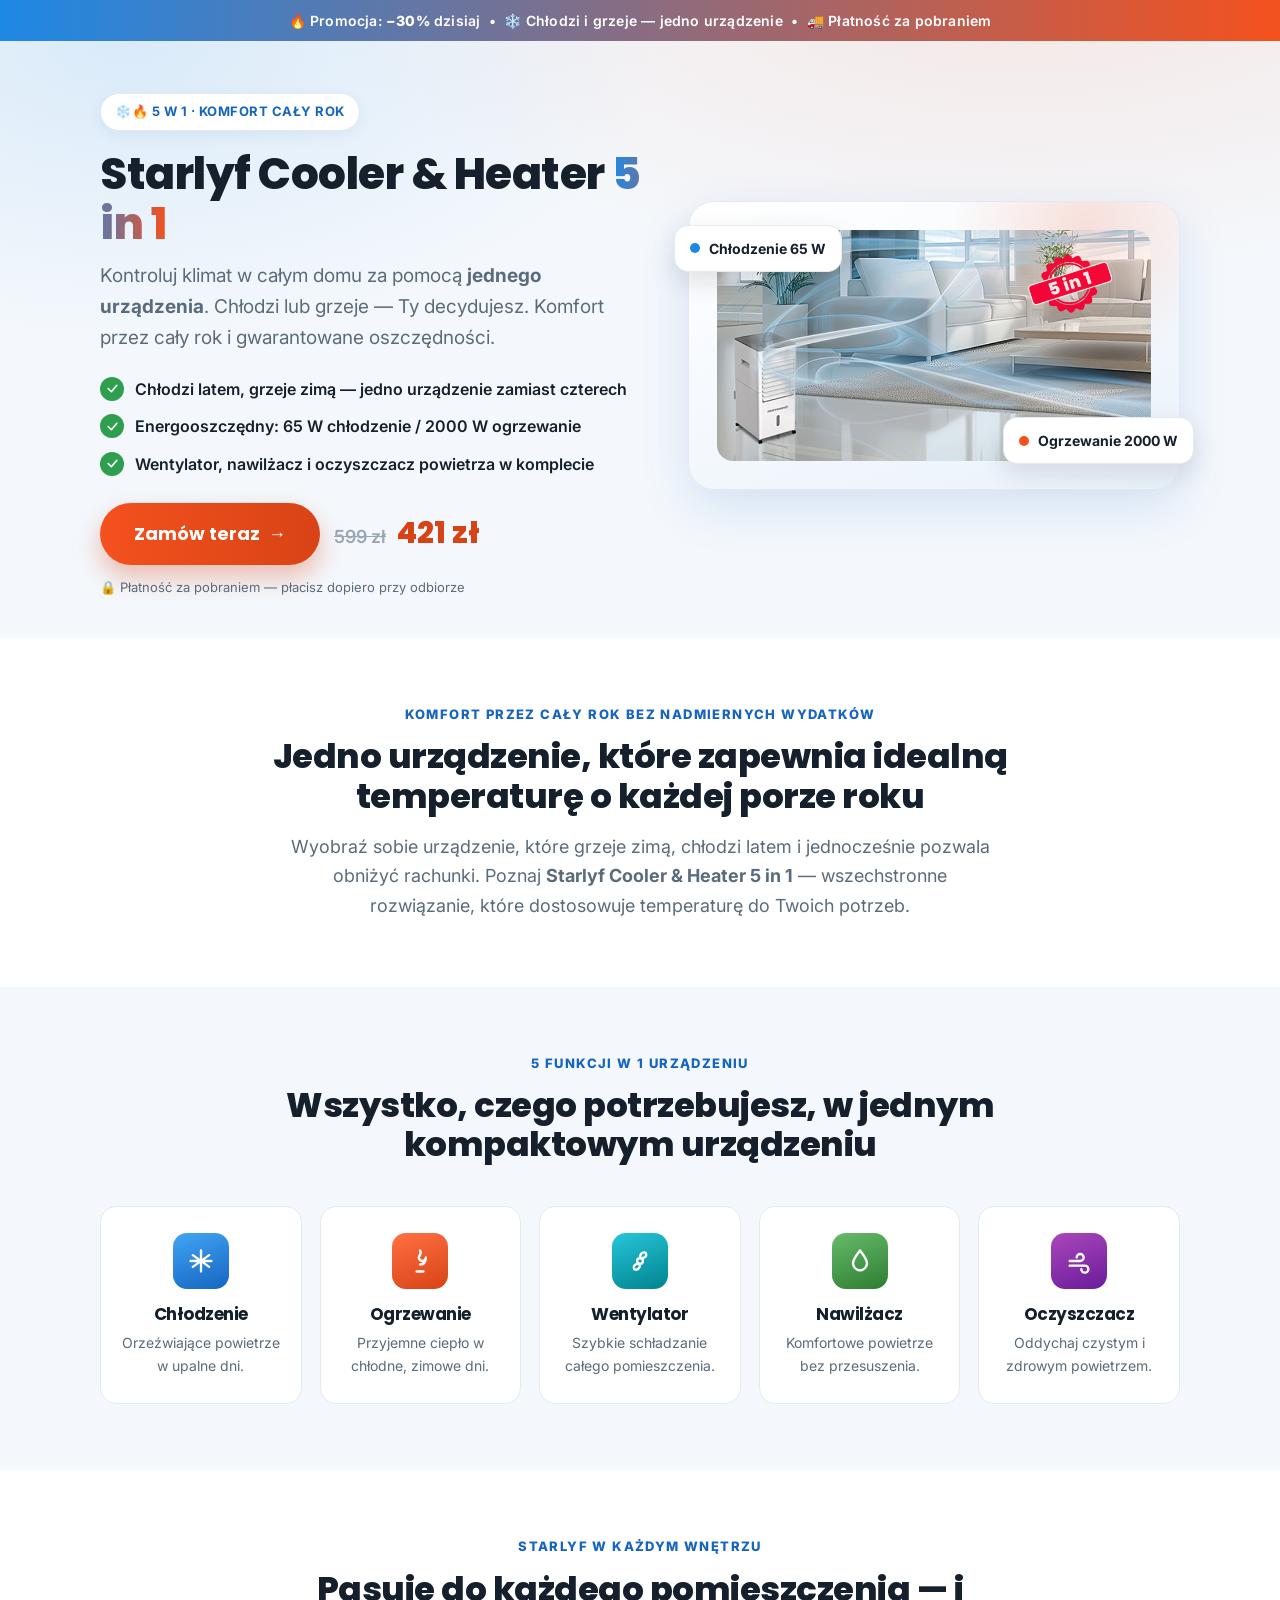
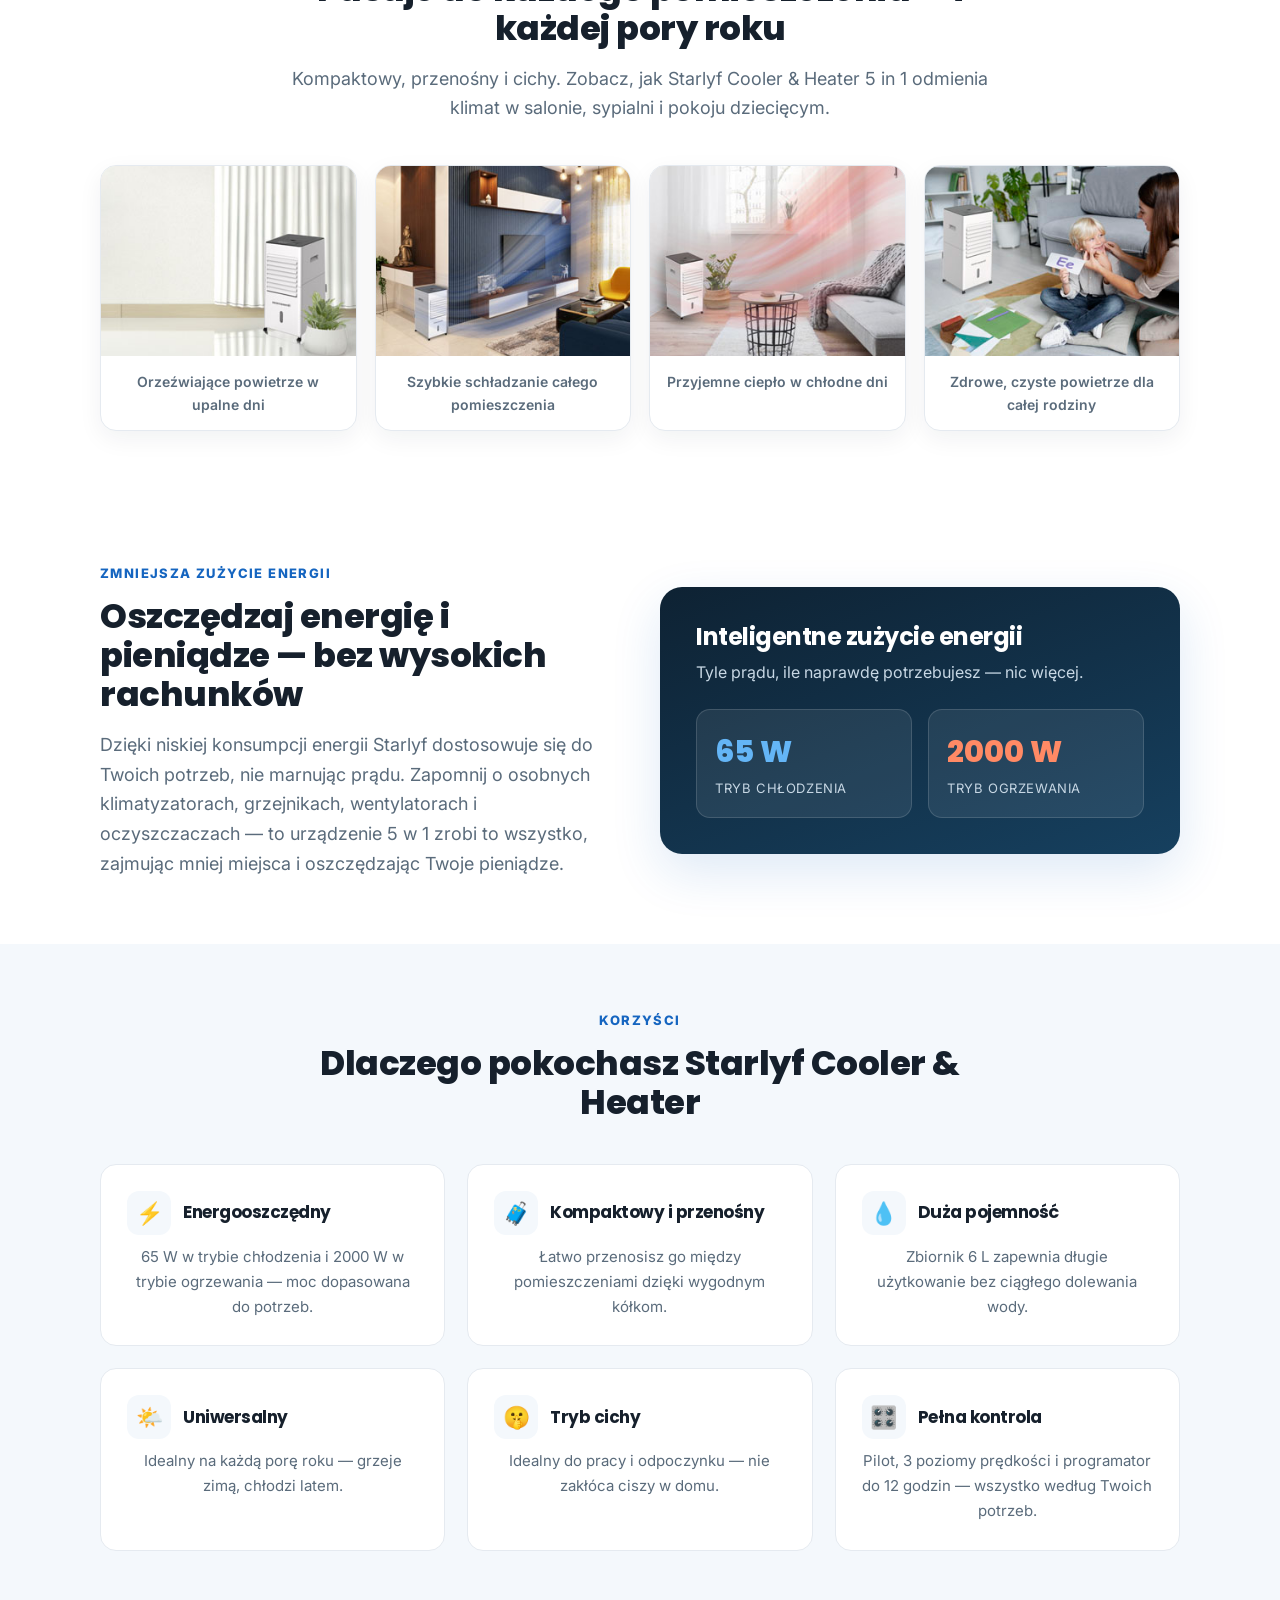
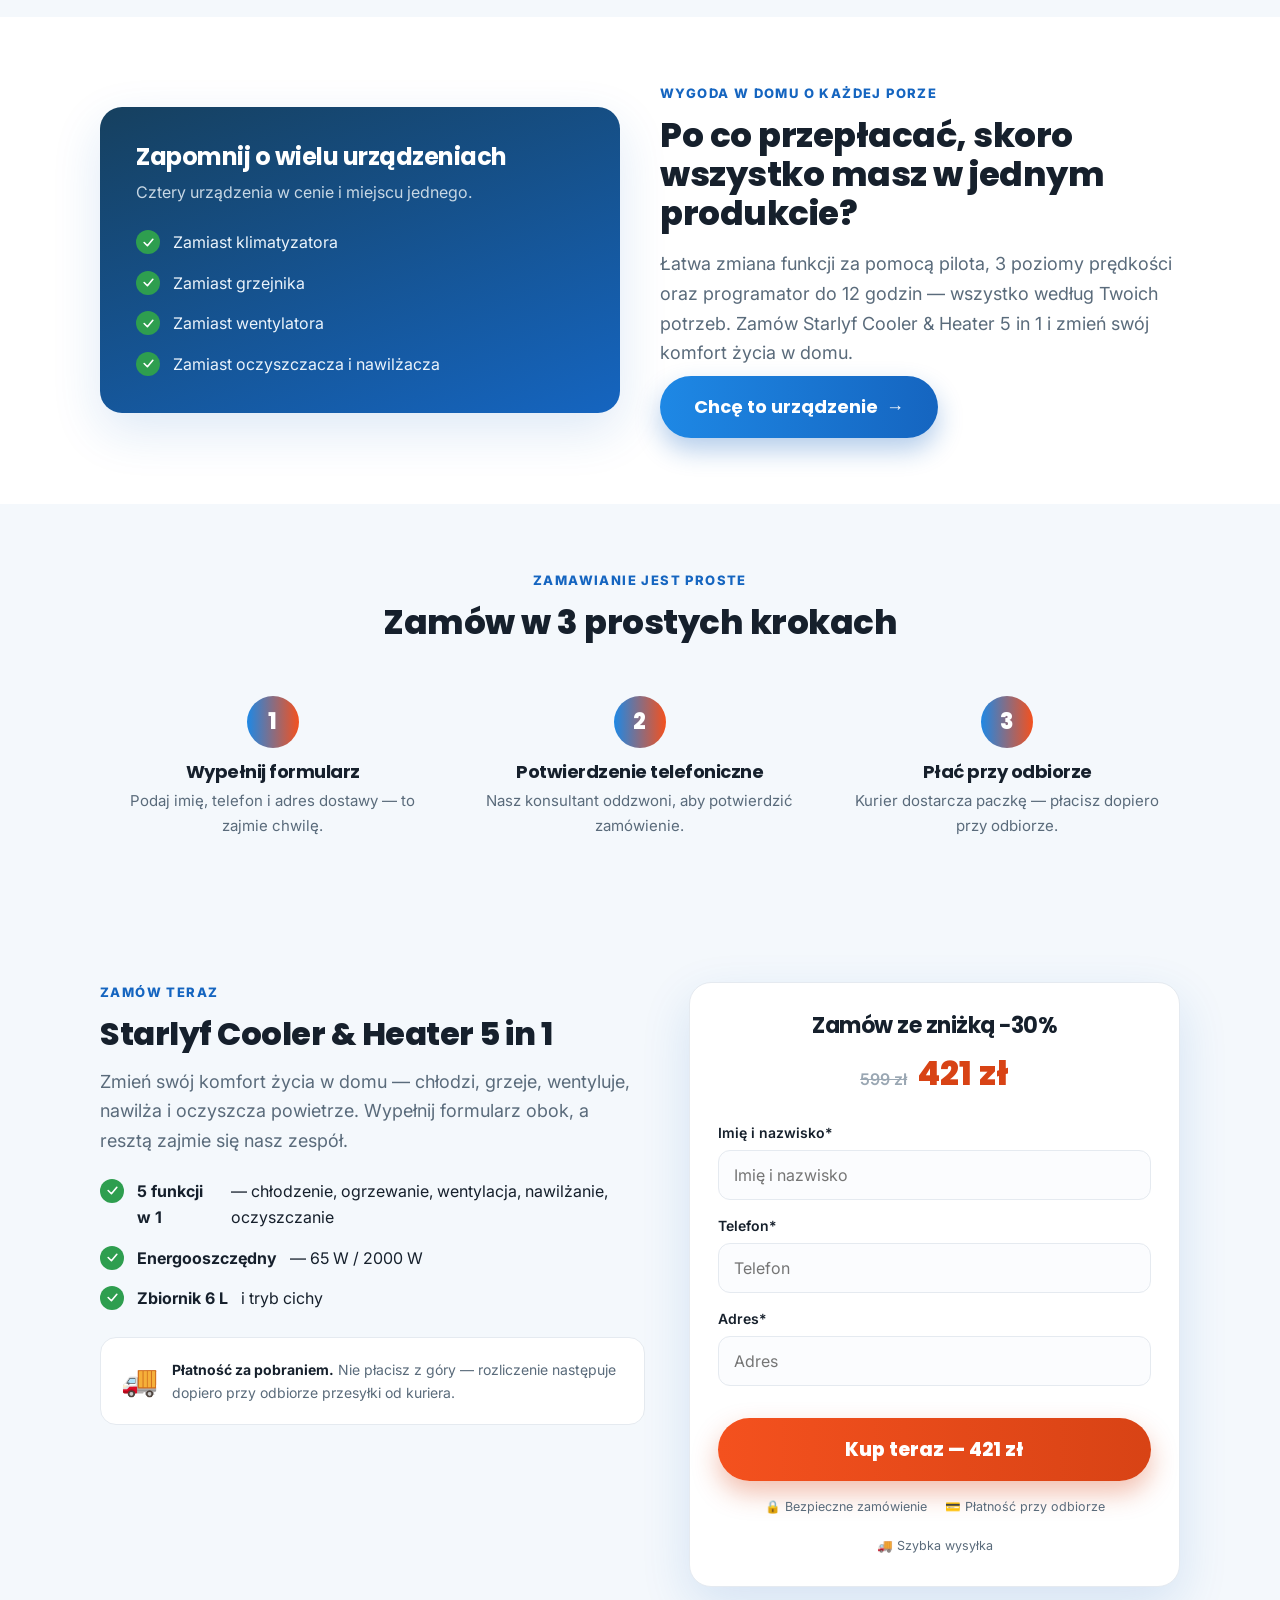
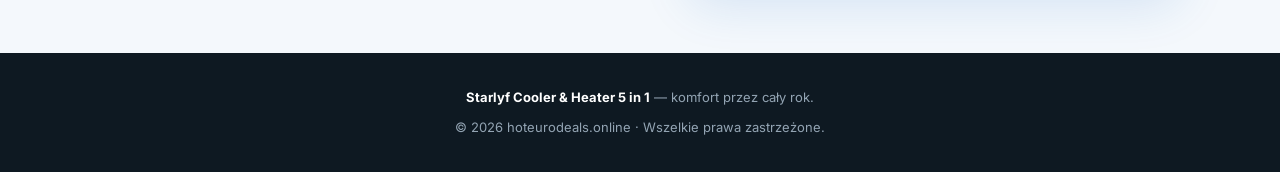
<file: starlyf-cooler_pl/index.html>
<!doctype html>
<html lang="pl">
<head>

   <!-- Google tag (gtag.js) -->
        <script async src="https://www.googletagmanager.com/gtag/js?id=AW-18339059189"></script>
        <script>
            window.dataLayer = window.dataLayer || [];
            function gtag(){dataLayer.push(arguments);}
            gtag('js', new Date());

            gtag('config', 'AW-18339059189');
        </script>

<meta charset="UTF-8" />
<meta name="viewport" content="width=device-width, initial-scale=1, minimum-scale=1" />
<title>Starlyf Cooler &amp; Heater 5 in 1 — Kontroluj klimat w całym domu</title>
<meta name="description" content="Starlyf Cooler & Heater 5 in 1 — chłodzi, grzeje, wentyluje, nawilża i oczyszcza powietrze. Komfort przez cały rok i niższe rachunki. Płatność za pobraniem." />
<link rel="preconnect" href="https://fonts.googleapis.com">
<link rel="preconnect" href="https://fonts.gstatic.com" crossorigin>
<link href="https://fonts.googleapis.com/css2?family=Poppins:wght@400;500;600;700;800&family=Inter:wght@400;500;600;700&display=swap" rel="stylesheet">
<style>
  :root{
    --cool:#1e88e5;
    --cool-dark:#1565c0;
    --warm:#f4511e;
    --warm-dark:#d84315;
    --ink:#16202c;
    --muted:#5a6b7b;
    --line:#e5eaf0;
    --bg-soft:#f4f8fc;
    --green:#2e9e4f;
    --radius:16px;
    --shadow:0 18px 50px rgba(21,101,192,.14);
  }
  *{margin:0;padding:0;box-sizing:border-box}
  html{scroll-behavior:smooth}
  body{
    font-family:"Inter",-apple-system,BlinkMacSystemFont,"Segoe UI",Roboto,Arial,sans-serif;
    color:var(--ink);background:#fff;line-height:1.65;-webkit-font-smoothing:antialiased;
  }
  h1,h2,h3,.h{font-family:"Poppins",Inter,sans-serif;line-height:1.15;letter-spacing:-.5px}
  img{max-width:100%;display:block}
  .wrap{max-width:1120px;margin:0 auto;padding:0 20px}
  .center{text-align:center}

  /* ---------- top bar ---------- */
  .topbar{
    background:linear-gradient(90deg,var(--cool),var(--warm));
    color:#fff;text-align:center;font-size:14px;font-weight:600;
    padding:9px 16px;letter-spacing:.2px;
  }
  .topbar b{font-weight:800}

  /* ---------- hero ---------- */
  .hero{
    background:
      radial-gradient(1200px 500px at 80% -10%, rgba(244,81,30,.10), transparent 60%),
      radial-gradient(900px 500px at 10% 0%, rgba(30,136,229,.12), transparent 60%),
      var(--bg-soft);
    padding:52px 0 40px;
  }
  .hero-grid{display:grid;grid-template-columns:1.05fr .95fr;gap:44px;align-items:center}
  .badge{
    display:inline-flex;align-items:center;gap:8px;background:#fff;border:1px solid var(--line);
    color:var(--cool-dark);font-weight:700;font-size:13px;padding:7px 14px;border-radius:999px;
    box-shadow:0 4px 14px rgba(21,101,192,.08);text-transform:uppercase;letter-spacing:.5px;
  }
  .hero h1{font-size:44px;font-weight:800;margin:18px 0 10px}
  .hero h1 .grad{
    background:linear-gradient(90deg,var(--cool),var(--warm));
    -webkit-background-clip:text;background-clip:text;-webkit-text-fill-color:transparent;
  }
  .hero .sub{font-size:19px;color:var(--muted);margin-bottom:22px;max-width:560px}
  .hero-usps{list-style:none;display:grid;gap:11px;margin-bottom:26px}
  .hero-usps li{display:flex;gap:11px;align-items:flex-start;font-weight:600;font-size:16px}
  .tick{
    flex:0 0 24px;width:24px;height:24px;border-radius:50%;background:var(--green);
    display:flex;align-items:center;justify-content:center;margin-top:1px;
  }
  .tick svg{width:13px;height:13px;stroke:#fff;stroke-width:3;fill:none;stroke-linecap:round;stroke-linejoin:round}

  .hero-cta{display:flex;flex-wrap:wrap;gap:14px;align-items:center}
  .price-tag{display:flex;align-items:baseline;gap:10px}
  .price-tag .old{color:#9aa7b3;text-decoration:line-through;font-size:18px;font-weight:600}
  .price-tag .now{font-family:"Poppins";font-size:30px;font-weight:800;color:var(--warm-dark)}

  .btn{
    display:inline-flex;align-items:center;justify-content:center;gap:9px;cursor:pointer;
    font-family:"Poppins";font-weight:700;font-size:18px;color:#fff;text-decoration:none;
    background:linear-gradient(90deg,var(--warm),var(--warm-dark));
    border:none;border-radius:999px;padding:16px 34px;
    box-shadow:0 12px 26px rgba(216,67,21,.34);transition:transform .12s ease,box-shadow .12s ease;
  }
  .btn:hover{transform:translateY(-2px);box-shadow:0 16px 32px rgba(216,67,21,.42)}
  .btn.blue{background:linear-gradient(90deg,var(--cool),var(--cool-dark));box-shadow:0 12px 26px rgba(21,101,192,.32)}
  .btn.blue:hover{box-shadow:0 16px 32px rgba(21,101,192,.4)}
  .pay-note{font-size:13px;color:var(--muted);margin-top:12px;display:flex;align-items:center;gap:7px}

  /* ---------- product visual ---------- */
  .hero-visual{position:relative}
  .device{
    background:linear-gradient(160deg,#ffffff,#eaf2fb);
    border:1px solid var(--line);border-radius:26px;box-shadow:var(--shadow);
    padding:28px;position:relative;overflow:hidden;
  }
  .device::before{
    content:"";position:absolute;inset:-40% -10% auto auto;width:280px;height:280px;
    background:radial-gradient(circle,rgba(244,81,30,.16),transparent 70%);
  }
  .device img{border-radius:16px;margin:0 auto}
  .device .ph{
    aspect-ratio:1/1.04;border-radius:16px;background:
      repeating-linear-gradient(135deg,#f0f5fb,#f0f5fb 18px,#e8f0f9 18px,#e8f0f9 36px);
    display:flex;flex-direction:column;align-items:center;justify-content:center;gap:14px;color:var(--cool-dark);
  }
  .device .ph .big{font-family:"Poppins";font-weight:800;font-size:22px}
  .device .ph small{color:var(--muted);font-weight:500}
  .float-chip{
    position:absolute;background:#fff;border:1px solid var(--line);border-radius:14px;
    box-shadow:0 10px 26px rgba(20,32,44,.12);padding:11px 15px;font-weight:700;font-size:14px;
    display:flex;align-items:center;gap:9px;
  }
  .float-chip.one{top:24px;left:-14px}
  .float-chip.two{bottom:26px;right:-14px}
  .float-chip .dot{width:10px;height:10px;border-radius:50%}
  .dot.blue{background:var(--cool)} .dot.orange{background:var(--warm)}

  /* ---------- section shells ---------- */
  section{padding:66px 0}
  .eyebrow{color:var(--cool-dark);font-weight:800;text-transform:uppercase;letter-spacing:1.4px;font-size:13px;margin-bottom:12px}
  h2.title{font-size:34px;font-weight:800;max-width:760px;margin:0 auto}
  .center h2.title{margin:0 auto}
  .lead{color:var(--muted);font-size:18px;max-width:720px;margin:16px auto 0}
  .soft{background:var(--bg-soft)}

  /* ---------- 5-in-1 feature cards ---------- */
  .feat-grid{display:grid;grid-template-columns:repeat(5,1fr);gap:18px;margin-top:42px}
  .feat{
    background:#fff;border:1px solid var(--line);border-radius:var(--radius);padding:26px 20px;
    text-align:center;transition:transform .14s ease,box-shadow .14s ease;
  }
  .feat:hover{transform:translateY(-4px);box-shadow:var(--shadow)}
  .feat .ic{
    width:56px;height:56px;margin:0 auto 16px;border-radius:14px;display:flex;align-items:center;justify-content:center;
  }
  .feat .ic svg{width:28px;height:28px;stroke:#fff;fill:none;stroke-width:2;stroke-linecap:round;stroke-linejoin:round}
  .feat h3{font-size:17px;margin-bottom:6px}
  .feat p{font-size:14px;color:var(--muted)}
  .ic.b1{background:linear-gradient(160deg,#42a5f5,#1565c0)}
  .ic.b2{background:linear-gradient(160deg,#ff7043,#d84315)}
  .ic.b3{background:linear-gradient(160deg,#26c6da,#00838f)}
  .ic.b4{background:linear-gradient(160deg,#66bb6a,#2e7d32)}
  .ic.b5{background:linear-gradient(160deg,#ab47bc,#6a1b9a)}

  /* ---------- benefits ---------- */
  .ben-grid{display:grid;grid-template-columns:repeat(3,1fr);gap:22px;margin-top:42px}
  .ben{background:#fff;border:1px solid var(--line);border-radius:var(--radius);padding:26px}
  .ben .head{display:flex;align-items:center;gap:12px;margin-bottom:10px}
  .ben .em{
    width:44px;height:44px;border-radius:12px;background:var(--bg-soft);color:var(--cool-dark);
    display:flex;align-items:center;justify-content:center;font-size:22px;flex:0 0 44px;
  }
  .ben h3{font-size:17px}
  .ben p{font-size:15px;color:var(--muted)}

  /* ---------- lifestyle gallery ---------- */
  .gallery{display:grid;grid-template-columns:repeat(4,1fr);gap:18px;margin-top:42px}
  .gal{margin:0;background:#fff;border:1px solid var(--line);border-radius:var(--radius);overflow:hidden;
    box-shadow:0 8px 24px rgba(20,32,44,.06);transition:transform .14s ease,box-shadow .14s ease}
  .gal:hover{transform:translateY(-4px);box-shadow:var(--shadow)}
  .gal img{width:100%;height:190px;object-fit:cover;display:block}
  .gal figcaption{padding:14px 16px;font-size:14px;font-weight:600;color:var(--muted)}
  .gal.ph img{display:none}
  .gal.ph{min-height:190px;background:
    repeating-linear-gradient(135deg,#f0f5fb,#f0f5fb 18px,#e8f0f9 18px,#e8f0f9 36px)}

  /* ---------- specs / savings split ---------- */
  .split{display:grid;grid-template-columns:1fr 1fr;gap:40px;align-items:center}
  .savecard{
    background:linear-gradient(160deg,#0e2233,#16405f);color:#fff;border-radius:22px;padding:36px;
    box-shadow:var(--shadow);
  }
  .savecard h3{font-size:24px;margin-bottom:8px}
  .savecard p{color:#c7d7e4;margin-bottom:24px}
  .power{display:grid;grid-template-columns:1fr 1fr;gap:16px}
  .power .p{background:rgba(255,255,255,.08);border:1px solid rgba(255,255,255,.14);border-radius:14px;padding:18px}
  .power .p .n{font-family:"Poppins";font-weight:800;font-size:30px}
  .power .p.cool .n{color:#64b5f6} .power .p.warm .n{color:#ff8a65}
  .power .p .l{font-size:13px;color:#c7d7e4;text-transform:uppercase;letter-spacing:.6px}
  .check-list{list-style:none;display:grid;gap:14px}
  .check-list li{display:flex;gap:13px;align-items:flex-start;font-size:16px}
  .check-list b{color:var(--ink)}
  .check-list .tick{background:var(--green)}

  /* ---------- steps ---------- */
  .steps{display:grid;grid-template-columns:repeat(3,1fr);gap:22px;margin-top:42px}
  .step{text-align:center;padding:12px}
  .step .num{
    width:52px;height:52px;margin:0 auto 14px;border-radius:50%;
    background:linear-gradient(90deg,var(--cool),var(--warm));color:#fff;
    font-family:"Poppins";font-weight:800;font-size:22px;display:flex;align-items:center;justify-content:center;
  }
  .step h3{font-size:18px;margin-bottom:6px}
  .step p{color:var(--muted);font-size:15px}

  /* ---------- order section ---------- */
  .order{background:var(--bg-soft)}
  .order-grid{display:grid;grid-template-columns:1fr .9fr;gap:44px;align-items:start}
  .order-copy h2{font-size:32px;font-weight:800;margin-bottom:14px}
  .order-copy .lead{margin:0 0 22px}
  .order-copy .check-list{margin-bottom:26px}
  .guarantee{
    display:flex;gap:14px;align-items:center;background:#fff;border:1px solid var(--line);
    border-radius:var(--radius);padding:18px 20px;
  }
  .guarantee .em{font-size:30px}
  .guarantee p{font-size:14px;color:var(--muted)}
  .guarantee b{color:var(--ink)}

  /* ---------- form ---------- */
  .form-card{
    background:#fff;border:1px solid var(--line);border-radius:22px;box-shadow:var(--shadow);
    padding:30px 28px;position:relative;
  }
  .form-card .fh{text-align:center;margin-bottom:20px}
  .form-card .fh .price{display:flex;align-items:baseline;justify-content:center;gap:10px;margin-top:6px}
  .form-card .fh .price .old{color:#9aa7b3;text-decoration:line-through;font-weight:600}
  .form-card .fh .price .now{font-family:"Poppins";font-size:34px;font-weight:800;color:var(--warm-dark)}
  .form-card .fh h3{font-size:22px}
  .tm-order-form label{display:block;font-weight:600;font-size:14px;margin:14px 0 6px;color:var(--ink)}
  .tm-order-form input[type=text],
  .tm-order-form input[type=tel]{
    width:100%;border:1.5px solid var(--line);border-radius:12px;padding:14px 15px;font-size:16px;
    font-family:inherit;background:#fbfcfe;transition:border-color .12s ease,box-shadow .12s ease;
  }
  .tm-order-form input:focus{outline:none;border-color:var(--cool);box-shadow:0 0 0 4px rgba(30,136,229,.12)}
  .tm-order-form button[type=submit]{
    width:100%;margin-top:22px;cursor:pointer;font-family:"Poppins";font-weight:800;font-size:19px;color:#fff;
    background:linear-gradient(90deg,var(--warm),var(--warm-dark));border:none;border-radius:999px;padding:17px 20px;
    box-shadow:0 12px 26px rgba(216,67,21,.34);transition:transform .12s ease,box-shadow .12s ease;
  }
  .tm-order-form button[type=submit]:hover{transform:translateY(-2px);box-shadow:0 16px 32px rgba(216,67,21,.42)}
  .form-foot{display:flex;justify-content:center;gap:18px;margin-top:16px;color:var(--muted);font-size:12.5px;flex-wrap:wrap}
  .form-foot span{display:flex;align-items:center;gap:6px}

  /* ---------- footer ---------- */
  footer{background:#0e1922;color:#93a4b3;padding:34px 0;font-size:13px;text-align:center}
  footer b{color:#fff}

  /* ---------- sticky mobile CTA ---------- */
  .sticky-cta{
    display:none;position:fixed;left:0;right:0;bottom:0;z-index:50;background:#fff;
    border-top:1px solid var(--line);box-shadow:0 -6px 20px rgba(20,32,44,.1);padding:10px 14px;
    align-items:center;gap:12px;justify-content:space-between;
  }
  .sticky-cta .p{display:flex;flex-direction:column;line-height:1.15}
  .sticky-cta .p .now{font-family:"Poppins";font-weight:800;font-size:20px;color:var(--warm-dark)}
  .sticky-cta .p .old{font-size:12px;color:#9aa7b3;text-decoration:line-through}
  .sticky-cta .btn{padding:13px 26px;font-size:16px}

  /* ---------- responsive ---------- */
  @media(max-width:960px){
    .hero-grid{grid-template-columns:1fr;gap:32px}
    .order-grid{grid-template-columns:1fr;gap:32px}
    .split{grid-template-columns:1fr;gap:28px}
    .feat-grid{grid-template-columns:repeat(2,1fr)}
    .ben-grid{grid-template-columns:1fr}
    .steps{grid-template-columns:1fr}
    .gallery{grid-template-columns:repeat(2,1fr)}
  }
  @media(max-width:600px){
    section{padding:48px 0}
    .hero{padding:34px 0 30px}
    .hero h1{font-size:32px}
    .hero .sub{font-size:17px}
    h2.title,.order-copy h2{font-size:26px}
    .feat-grid{grid-template-columns:1fr}
    .power{grid-template-columns:1fr}
    .sticky-cta{display:flex}
    body{padding-bottom:74px}
    .float-chip.one{left:8px} .float-chip.two{right:8px}
    .gallery{grid-template-columns:1fr}
  }
</style>
</head>
<body>

  <div class="topbar">🔥 Promocja: <b>−30%</b> dzisiaj &nbsp;•&nbsp; ❄️ Chłodzi i grzeje — jedno urządzenie &nbsp;•&nbsp; 🚚 Płatność za pobraniem</div>

  <!-- ============ HERO ============ -->
  <header class="hero">
    <div class="wrap hero-grid">
      <div class="hero-copy">
        <span class="badge">❄️🔥 5 w 1 · komfort cały rok</span>
        <h1>Starlyf Cooler &amp; Heater <span class="grad">5 in 1</span></h1>
        <p class="sub">Kontroluj klimat w całym domu za pomocą <b>jednego urządzenia</b>. Chłodzi lub grzeje — Ty decydujesz. Komfort przez cały rok i gwarantowane oszczędności.</p>

        <ul class="hero-usps">
          <li><span class="tick"><svg viewBox="0 0 24 24"><polyline points="4,12 10,18 20,6"/></svg></span> Chłodzi latem, grzeje zimą — jedno urządzenie zamiast czterech</li>
          <li><span class="tick"><svg viewBox="0 0 24 24"><polyline points="4,12 10,18 20,6"/></svg></span> Energooszczędny: 65 W chłodzenie / 2000 W ogrzewanie</li>
          <li><span class="tick"><svg viewBox="0 0 24 24"><polyline points="4,12 10,18 20,6"/></svg></span> Wentylator, nawilżacz i oczyszczacz powietrza w komplecie</li>
        </ul>

        <div class="hero-cta">
          <a href="#zamow" class="btn">Zamów teraz &nbsp;→</a>
          <div class="price-tag">
            <span class="old">599 zł</span>
            <span class="now">421 zł</span>
          </div>
        </div>
        <p class="pay-note">🔒 Płatność za pobraniem — płacisz dopiero przy odbiorze</p>
      </div>

      <div class="hero-visual">
        <div class="device">
          <img src="images/6891a20f7d6c0.png" alt="Starlyf Cooler & Heater 5 in 1 w salonie"
               onerror="this.style.display='none';this.nextElementSibling.style.display='flex';">
          <div class="ph" style="display:none">
            <span class="big">Starlyf Cooler &amp; Heater</span>
            <small>Starlyf Cooler &amp; Heater 5 in 1</small>
          </div>
        </div>
        <div class="float-chip one"><span class="dot blue"></span> Chłodzenie 65 W</div>
        <div class="float-chip two"><span class="dot orange"></span> Ogrzewanie 2000 W</div>
      </div>
    </div>
  </header>

  <!-- ============ INTRO ============ -->
  <section class="center">
    <div class="wrap">
      <div class="eyebrow">Komfort przez cały rok bez nadmiernych wydatków</div>
      <h2 class="title">Jedno urządzenie, które zapewnia idealną temperaturę o każdej porze roku</h2>
      <p class="lead">Wyobraź sobie urządzenie, które grzeje zimą, chłodzi latem i jednocześnie pozwala obniżyć rachunki. Poznaj <b>Starlyf Cooler &amp; Heater 5 in 1</b> — wszechstronne rozwiązanie, które dostosowuje temperaturę do Twoich potrzeb.</p>
    </div>
  </section>

  <!-- ============ 5-IN-1 ============ -->
  <section class="soft center" id="funkcje">
    <div class="wrap">
      <div class="eyebrow">5 funkcji w 1 urządzeniu</div>
      <h2 class="title">Wszystko, czego potrzebujesz, w jednym kompaktowym urządzeniu</h2>

      <div class="feat-grid">
        <div class="feat">
          <div class="ic b1"><svg viewBox="0 0 24 24"><path d="M12 3v18M5 7l14 10M5 17L19 7M3 12h18"/></svg></div>
          <h3>Chłodzenie</h3>
          <p>Orzeźwiające powietrze w upalne dni.</p>
        </div>
        <div class="feat">
          <div class="ic b2"><svg viewBox="0 0 24 24"><path d="M12 3c2 3-1 4-1 6a3 3 0 0 0 6 0c0 4-2 6-5 6"/><path d="M9 21h6"/></svg></div>
          <h3>Ogrzewanie</h3>
          <p>Przyjemne ciepło w chłodne, zimowe dni.</p>
        </div>
        <div class="feat">
          <div class="ic b3"><svg viewBox="0 0 24 24"><circle cx="12" cy="12" r="2.5"/><path d="M12 9.5C12 5 15 4 17 5c1 2 0 5-4.5 4.5M12 14.5C12 19 9 20 7 19c-1-2 0-5 4.5-4.5"/></svg></div>
          <h3>Wentylator</h3>
          <p>Szybkie schładzanie całego pomieszczenia.</p>
        </div>
        <div class="feat">
          <div class="ic b4"><svg viewBox="0 0 24 24"><path d="M12 3c4 5 6 8 6 11a6 6 0 0 1-12 0c0-3 2-6 6-11z"/></svg></div>
          <h3>Nawilżacz</h3>
          <p>Komfortowe powietrze bez przesuszenia.</p>
        </div>
        <div class="feat">
          <div class="ic b5"><svg viewBox="0 0 24 24"><path d="M4 12h9a3 3 0 1 0-3-3M4 16h13a3 3 0 1 1-3 3"/></svg></div>
          <h3>Oczyszczacz</h3>
          <p>Oddychaj czystym i zdrowym powietrzem.</p>
        </div>
      </div>
    </div>
  </section>

  <!-- ============ LIFESTYLE GALLERY ============ -->
  <section class="center" id="galeria">
    <div class="wrap">
      <div class="eyebrow">Starlyf w każdym wnętrzu</div>
      <h2 class="title">Pasuje do każdego pomieszczenia — i każdej pory roku</h2>
      <p class="lead">Kompaktowy, przenośny i cichy. Zobacz, jak Starlyf Cooler &amp; Heater 5 in 1 odmienia klimat w salonie, sypialni i pokoju dziecięcym.</p>

      <div class="gallery">
        <figure class="gal">
          <img src="images/67a1dad667190.jpg" alt="Starlyf Cooler & Heater w jasnym salonie"
               loading="lazy" onerror="this.closest('.gal').classList.add('ph')">
          <figcaption>Orzeźwiające powietrze w upalne dni</figcaption>
        </figure>
        <figure class="gal">
          <img src="images/67a1dad67974f.jpg" alt="Starlyf Cooler & Heater w nowoczesnym salonie"
               loading="lazy" onerror="this.closest('.gal').classList.add('ph')">
          <figcaption>Szybkie schładzanie całego pomieszczenia</figcaption>
        </figure>
        <figure class="gal">
          <img src="images/67a1dad6a809f.jpg" alt="Starlyf Cooler & Heater w przytulnym wnętrzu"
               loading="lazy" onerror="this.closest('.gal').classList.add('ph')">
          <figcaption>Przyjemne ciepło w chłodne dni</figcaption>
        </figure>
        <figure class="gal">
          <img src="images/67a1dad6b3652.jpg" alt="Starlyf Cooler & Heater w pokoju dziecięcym"
               loading="lazy" onerror="this.closest('.gal').classList.add('ph')">
          <figcaption>Zdrowe, czyste powietrze dla całej rodziny</figcaption>
        </figure>
      </div>
    </div>
  </section>

  <!-- ============ SAVINGS / SPECS ============ -->
  <section>
    <div class="wrap split">
      <div>
        <div class="eyebrow">Zmniejsza zużycie energii</div>
        <h2 class="title" style="text-align:left">Oszczędzaj energię i pieniądze — bez wysokich rachunków</h2>
        <p class="lead" style="margin-left:0;text-align:left">Dzięki niskiej konsumpcji energii Starlyf dostosowuje się do Twoich potrzeb, nie marnując prądu. Zapomnij o osobnych klimatyzatorach, grzejnikach, wentylatorach i oczyszczaczach — to urządzenie 5 w 1 zrobi to wszystko, zajmując mniej miejsca i oszczędzając Twoje pieniądze.</p>
      </div>
      <div class="savecard">
        <h3>Inteligentne zużycie energii</h3>
        <p>Tyle prądu, ile naprawdę potrzebujesz — nic więcej.</p>
        <div class="power">
          <div class="p cool"><div class="n">65 W</div><div class="l">Tryb chłodzenia</div></div>
          <div class="p warm"><div class="n">2000 W</div><div class="l">Tryb ogrzewania</div></div>
        </div>
      </div>
    </div>
  </section>

  <!-- ============ BENEFITS ============ -->
  <section class="soft center" id="korzysci">
    <div class="wrap">
      <div class="eyebrow">Korzyści</div>
      <h2 class="title">Dlaczego pokochasz Starlyf Cooler &amp; Heater</h2>

      <div class="ben-grid">
        <div class="ben">
          <div class="head"><div class="em">⚡</div><h3>Energooszczędny</h3></div>
          <p>65 W w trybie chłodzenia i 2000 W w trybie ogrzewania — moc dopasowana do potrzeb.</p>
        </div>
        <div class="ben">
          <div class="head"><div class="em">🧳</div><h3>Kompaktowy i przenośny</h3></div>
          <p>Łatwo przenosisz go między pomieszczeniami dzięki wygodnym kółkom.</p>
        </div>
        <div class="ben">
          <div class="head"><div class="em">💧</div><h3>Duża pojemność</h3></div>
          <p>Zbiornik 6 L zapewnia długie użytkowanie bez ciągłego dolewania wody.</p>
        </div>
        <div class="ben">
          <div class="head"><div class="em">🌤️</div><h3>Uniwersalny</h3></div>
          <p>Idealny na każdą porę roku — grzeje zimą, chłodzi latem.</p>
        </div>
        <div class="ben">
          <div class="head"><div class="em">🤫</div><h3>Tryb cichy</h3></div>
          <p>Idealny do pracy i odpoczynku — nie zakłóca ciszy w domu.</p>
        </div>
        <div class="ben">
          <div class="head"><div class="em">🎛️</div><h3>Pełna kontrola</h3></div>
          <p>Pilot, 3 poziomy prędkości i programator do 12 godzin — wszystko według Twoich potrzeb.</p>
        </div>
      </div>
    </div>
  </section>

  <!-- ============ WHY ONE DEVICE ============ -->
  <section>
    <div class="wrap split">
      <div class="savecard" style="background:linear-gradient(160deg,#16405f,#1565c0)">
        <h3>Zapomnij o wielu urządzeniach</h3>
        <p>Cztery urządzenia w cenie i miejscu jednego.</p>
        <ul class="check-list">
          <li><span class="tick"><svg viewBox="0 0 24 24"><polyline points="4,12 10,18 20,6"/></svg></span> <span style="color:#eaf3fb">Zamiast klimatyzatora</span></li>
          <li><span class="tick"><svg viewBox="0 0 24 24"><polyline points="4,12 10,18 20,6"/></svg></span> <span style="color:#eaf3fb">Zamiast grzejnika</span></li>
          <li><span class="tick"><svg viewBox="0 0 24 24"><polyline points="4,12 10,18 20,6"/></svg></span> <span style="color:#eaf3fb">Zamiast wentylatora</span></li>
          <li><span class="tick"><svg viewBox="0 0 24 24"><polyline points="4,12 10,18 20,6"/></svg></span> <span style="color:#eaf3fb">Zamiast oczyszczacza i nawilżacza</span></li>
        </ul>
      </div>
      <div>
        <div class="eyebrow">Wygoda w domu o każdej porze</div>
        <h2 class="title" style="text-align:left">Po co przepłacać, skoro wszystko masz w jednym produkcie?</h2>
        <p class="lead" style="margin-left:0;text-align:left">Łatwa zmiana funkcji za pomocą pilota, 3 poziomy prędkości oraz programator do 12 godzin — wszystko według Twoich potrzeb. Zamów Starlyf Cooler &amp; Heater 5 in 1 i zmień swój komfort życia w domu.</p>
        <a href="#zamow" class="btn blue" style="margin-top:8px">Chcę to urządzenie &nbsp;→</a>
      </div>
    </div>
  </section>

  <!-- ============ STEPS ============ -->
  <section class="soft center">
    <div class="wrap">
      <div class="eyebrow">Zamawianie jest proste</div>
      <h2 class="title">Zamów w 3 prostych krokach</h2>
      <div class="steps">
        <div class="step">
          <div class="num">1</div>
          <h3>Wypełnij formularz</h3>
          <p>Podaj imię, telefon i adres dostawy — to zajmie chwilę.</p>
        </div>
        <div class="step">
          <div class="num">2</div>
          <h3>Potwierdzenie telefoniczne</h3>
          <p>Nasz konsultant oddzwoni, aby potwierdzić zamówienie.</p>
        </div>
        <div class="step">
          <div class="num">3</div>
          <h3>Płać przy odbiorze</h3>
          <p>Kurier dostarcza paczkę — płacisz dopiero przy odbiorze.</p>
        </div>
      </div>
    </div>
  </section>

  <!-- ============ ORDER ============ -->
  <section class="order" id="zamow">
    <div class="wrap order-grid">
      <div class="order-copy">
        <div class="eyebrow">Zamów teraz</div>
        <h2>Starlyf Cooler &amp; Heater 5 in 1</h2>
        <p class="lead" style="margin-left:0;text-align:left">Zmień swój komfort życia w domu — chłodzi, grzeje, wentyluje, nawilża i oczyszcza powietrze. Wypełnij formularz obok, a resztą zajmie się nasz zespół.</p>
        <ul class="check-list">
          <li><span class="tick"><svg viewBox="0 0 24 24"><polyline points="4,12 10,18 20,6"/></svg></span> <b>5 funkcji w 1</b> — chłodzenie, ogrzewanie, wentylacja, nawilżanie, oczyszczanie</li>
          <li><span class="tick"><svg viewBox="0 0 24 24"><polyline points="4,12 10,18 20,6"/></svg></span> <b>Energooszczędny</b> — 65 W / 2000 W</li>
          <li><span class="tick"><svg viewBox="0 0 24 24"><polyline points="4,12 10,18 20,6"/></svg></span> <b>Zbiornik 6 L</b> i tryb cichy</li>
        </ul>
        <div class="guarantee">
          <div class="em">🚚</div>
          <p><b>Płatność za pobraniem.</b> Nie płacisz z góry — rozliczenie następuje dopiero przy odbiorze przesyłki od kuriera.</p>
        </div>
      </div>

      <!-- ORDER FORM (ISL) -->
      <div class="form-card">
        <div class="fh">
          <h3>Zamów ze zniżką −30%</h3>
          <div class="price">
            <span class="old">599 zł</span>
            <span class="now">421 zł</span>
          </div>
        </div>

        <form class="tm-order-form" action="https://offers.islaffiliate.com/forms/html/" method="post">
          <label for="name">Imię i nazwisko*</label>
          <input id="name" type="text" name="name" autocomplete="name" placeholder="Imię i nazwisko" required><br>
          <label for="tel">Telefon*</label>
          <input id="tel" type="tel" name="tel" autocomplete="tel" placeholder="Telefon" required><br>
          <label for="street-address">Adres*</label>
          <input id="street-address" type="text" name="street-address" autocomplete="street-address" placeholder="Adres" required><br>
          <input name="uid" type="hidden" value="019fb28c-270f-7f36-9386-36d8b9ba93ee" />
          <input name="offer" type="hidden" value="2581" />
          <input name="lp" type="hidden" value="4822" />
          <input name="thankyoupage" type="hidden" value="https://www.hoteurodeals.online/thanks/index.html"/>
          <input name="_key" type="hidden" value="b6cb0c3f77d1a241506b8ff6d972703969dae26b" />

          <div style="margin-top: 10px; text-align: center">
            <button name="submit" type="submit">Kup teraz — 421 zł</button>
          </div>
          <script src="https://offers.islaffiliate.com/forms/html/js-v2/" async></script>
        </form>

        <div class="form-foot">
          <span>🔒 Bezpieczne zamówienie</span>
          <span>💳 Płatność przy odbiorze</span>
          <span>🚚 Szybka wysyłka</span>
        </div>
      </div>
    </div>
  </section>

  <!-- ============ FOOTER ============ -->
  <footer>
    <div class="wrap">
      <p><b>Starlyf Cooler &amp; Heater 5 in 1</b> — komfort przez cały rok.</p>
      <p style="margin-top:8px">© 2026 hoteurodeals.online · Wszelkie prawa zastrzeżone.</p>
    </div>
  </footer>

  <!-- sticky mobile CTA -->
  <div class="sticky-cta">
    <div class="p">
      <span class="old">599 zł</span>
      <span class="now">421 zł</span>
    </div>
    <a href="#zamow" class="btn">Zamów teraz</a>
  </div>

<!-- Kopia leada do Google Sheet przez ukryty Google Form. Dane nadal idą normalnie do ISL. -->
<script>
(function () {
  // Link do formularza: zamień /viewform na /formResponse
  var FORM_ACTION = "https://docs.google.com/forms/d/e/1FAIpQLSeapDX_9AvLYXnuH3uYk8AWowB4rEmBCsCpx0QJvbOHny8qdw/formResponse";
  // ID pól z "Uzyskaj wypełniony wcześniej link" (Get pre-filled link)
  var ENTRY = {
    name:    "entry.1289590058",
    tel:     "entry.990646571",
    address: "entry.831433790",
    product: "entry.146538455"
  };
  var PRODUCT = "Starlyf Cooler";

  var form = document.querySelector('.tm-order-form');
  if (!form || FORM_ACTION.indexOf('FORM_ID') !== -1) return;

  form.addEventListener('submit', function () {
    var val = function (n) { var el = form.querySelector('[name="' + n + '"]'); return el ? el.value : ''; };
    var data = new URLSearchParams();
    data.append(ENTRY.name, val('name'));
    data.append(ENTRY.tel, val('tel'));
    data.append(ENTRY.address, val('street-address'));
    if (ENTRY.product) data.append(ENTRY.product, PRODUCT);

    // sendBeacon wysyła to jako form-urlencoded i przeżywa przekierowanie do ISL
    var sent = false;
    try { sent = navigator.sendBeacon(FORM_ACTION, data); } catch (e) {}
    if (!sent) { try { fetch(FORM_ACTION, { method: 'POST', mode: 'no-cors', keepalive: true, body: data }); } catch (e) {} }
  }, true); // capture — odpala się przed handlerem js-v2 od ISL
})();
</script>

</body>
</html>
</file>
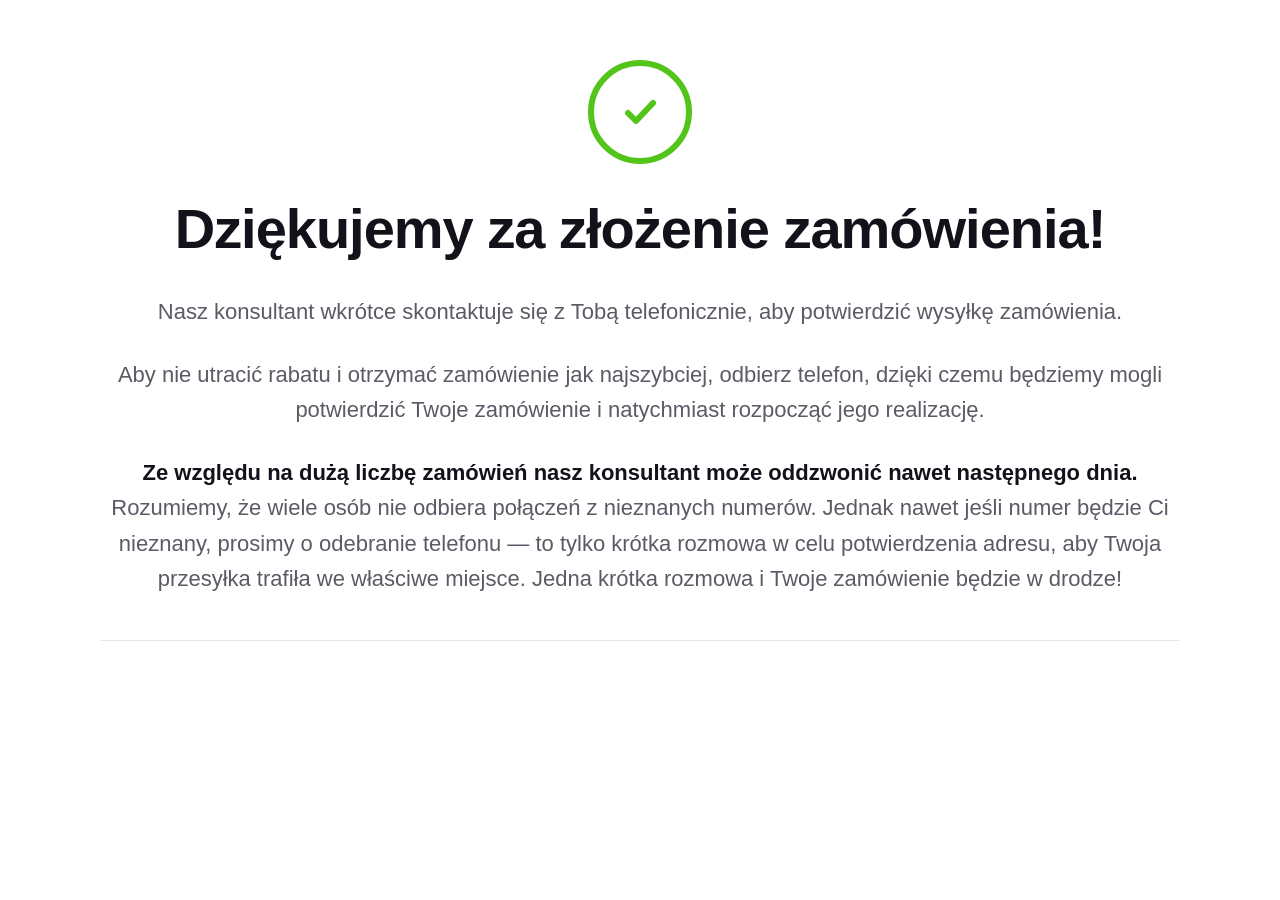
<file: thanks/index.html>
<!doctype html>
<html lang="pl">
<head>
  <!-- Google tag (gtag.js) -->
  <script async src="https://www.googletagmanager.com/gtag/js?id=AW-18339059189"></script>
  <script>
    window.dataLayer = window.dataLayer || [];
    function gtag(){dataLayer.push(arguments);}
    gtag('js', new Date());

    gtag('config', 'AW-18339059189');

    // Google Ads conversion counted when this thank-you page loads
    gtag('event', 'conversion', {
      'send_to': 'AW-18339059189/CIXcCOvqid4cEPWr36hE'
    });
  </script>
  <meta charset="UTF-8" />
  <meta name="viewport" content="width=device-width, initial-scale=1, minimum-scale=1" />
  <title>Dziękujemy za złożenie zamówienia!</title>
  <style>
    *{margin:0;padding:0;box-sizing:border-box}
    body{
      font-family:-apple-system,BlinkMacSystemFont,"Segoe UI",Roboto,Helvetica,Arial,sans-serif;
      color:#1c1c22;background:#fff;line-height:1.6;
      -webkit-font-smoothing:antialiased;
    }
    .ty{max-width:1180px;margin:0 auto;padding:60px 24px 40px;text-align:center}

    /* green check circle */
    .check{
      width:104px;height:104px;margin:0 auto 34px;border-radius:50%;
      border:6px solid #52c41a;display:flex;align-items:center;justify-content:center;
    }
    .check svg{width:52px;height:52px;stroke:#52c41a;stroke-width:6;fill:none;
      stroke-linecap:round;stroke-linejoin:round}

    .ty h1{
      font-size:56px;font-weight:800;letter-spacing:-1px;
      color:#12121a;margin-bottom:34px;line-height:1.1;
    }
    .ty p{
      font-size:22px;color:#5b5b66;max-width:1080px;margin:0 auto 28px;
    }
    .ty p.strong-lead b{color:#12121a}
    .ty p:last-of-type{margin-bottom:0}

    .divider{max-width:1080px;margin:44px auto 0;border:0;border-top:1px solid #e6e6ea}

    @media(max-width:768px){
      .ty{padding:44px 20px 30px}
      .ty h1{font-size:34px;margin-bottom:24px}
      .ty p{font-size:18px}
      .check{width:84px;height:84px;border-width:5px;margin-bottom:26px}
      .check svg{width:42px;height:42px}
    }
  </style>
  <script src="https://offers.islaffiliate.com/trk.min.js" async defer></script>
</head>
<body>
  <main class="ty">
    <div class="check" aria-hidden="true">
      <svg viewBox="0 0 52 52"><polyline points="14,27 22,35 39,17" /></svg>
    </div>

    <h1>Dziękujemy za złożenie zamówienia!</h1>

    <p>Nasz konsultant wkrótce skontaktuje się z Tobą telefonicznie, aby potwierdzić wysyłkę zamówienia.</p>

    <p>Aby nie utracić rabatu i otrzymać zamówienie jak najszybciej, odbierz telefon, dzięki czemu
       będziemy mogli potwierdzić Twoje zamówienie i natychmiast rozpocząć jego realizację.</p>

    <p class="strong-lead"><b>Ze względu na dużą liczbę zamówień nasz konsultant może oddzwonić nawet
       następnego dnia.</b> Rozumiemy, że wiele osób nie odbiera połączeń z nieznanych numerów. Jednak
       nawet jeśli numer będzie Ci nieznany, prosimy o odebranie telefonu — to tylko krótka rozmowa w
       celu potwierdzenia adresu, aby Twoja przesyłka trafiła we właściwe miejsce. Jedna krótka rozmowa
       i Twoje zamówienie będzie w drodze!</p>

    <hr class="divider" />
  </main>
</body>
</html>
</file>
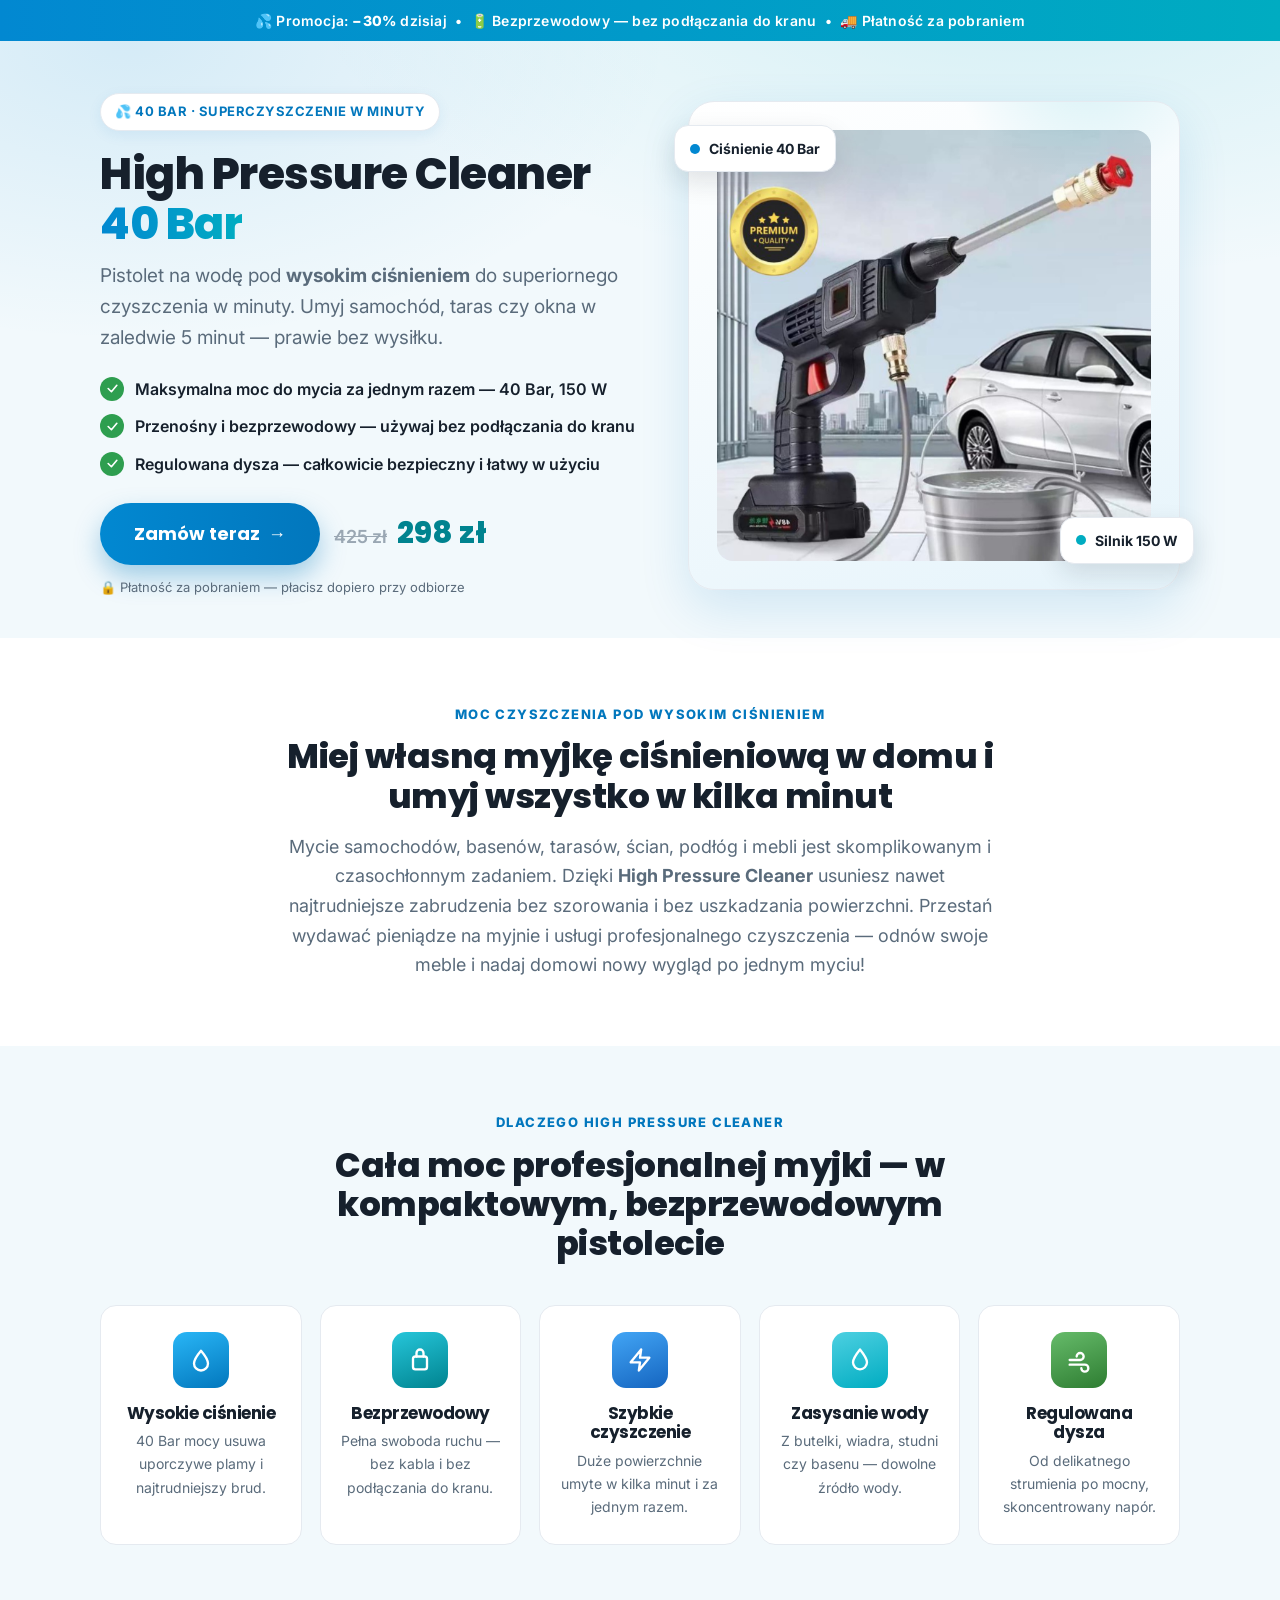
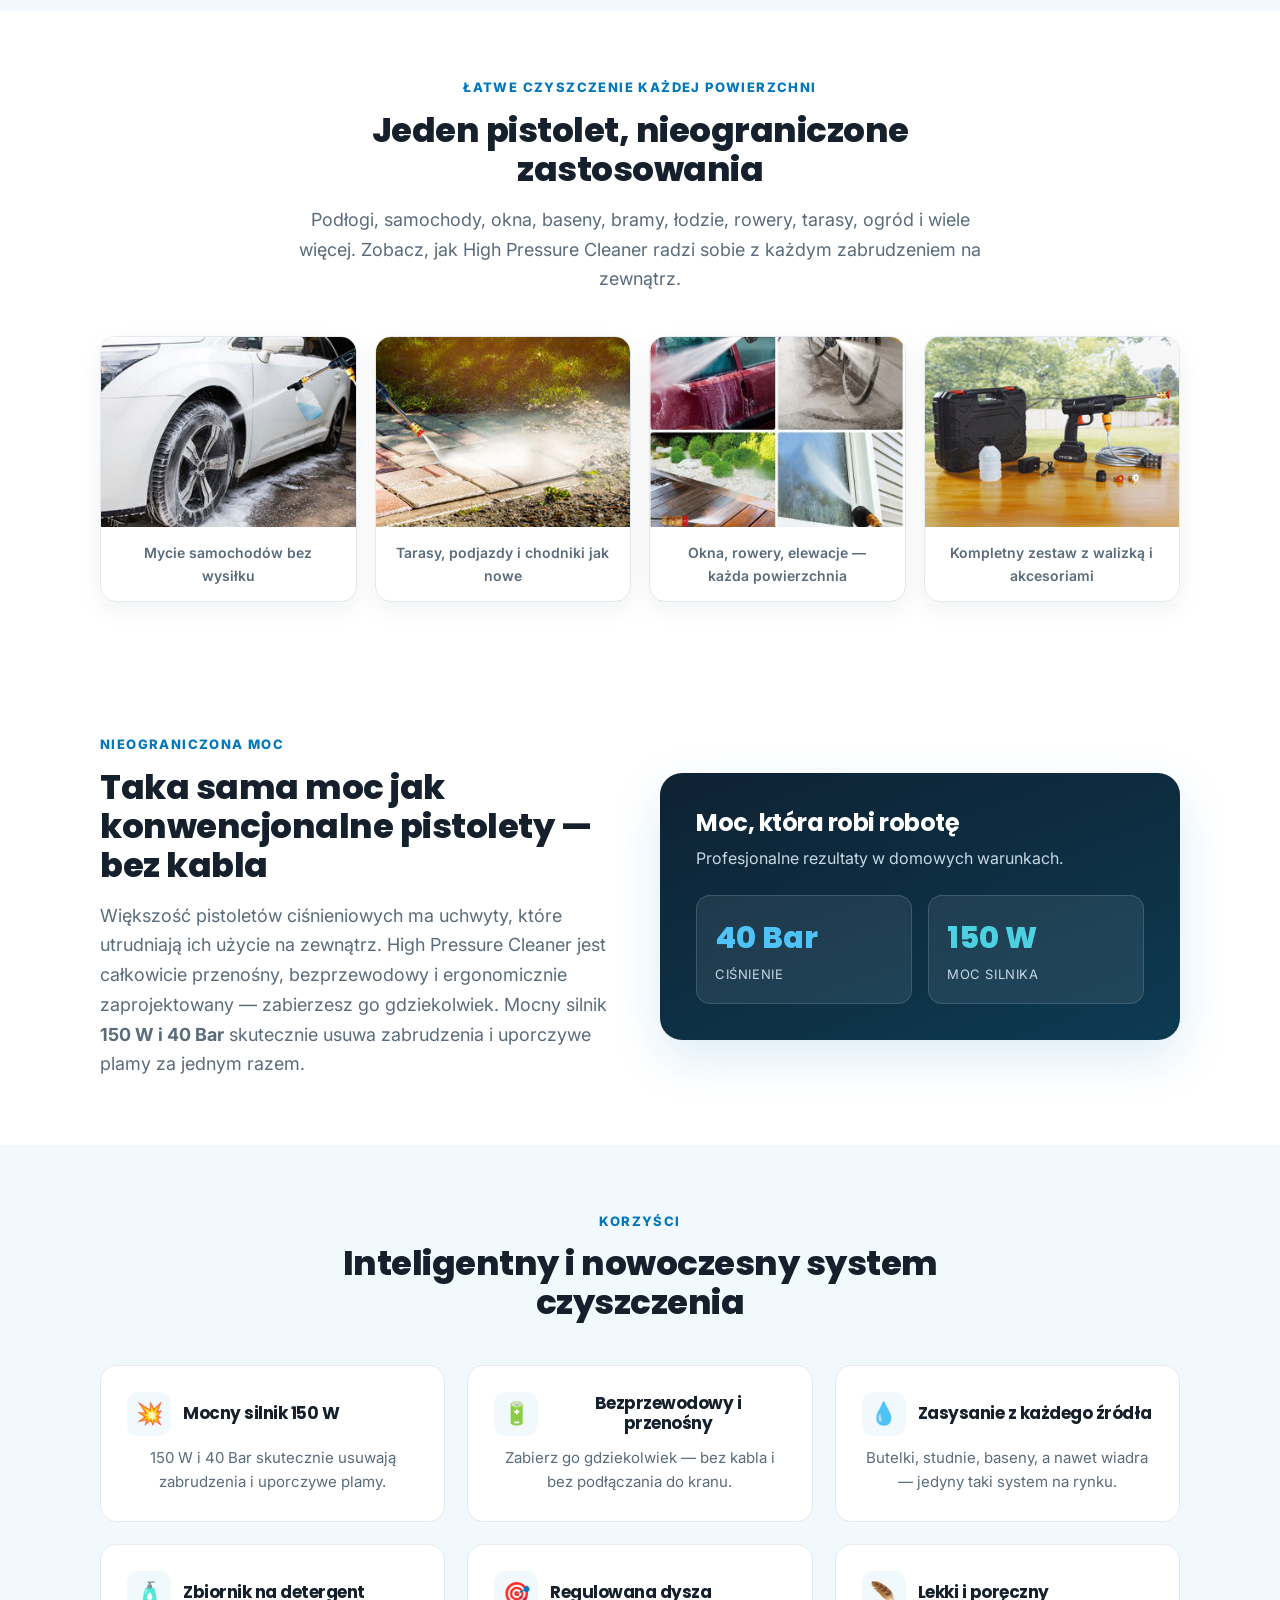
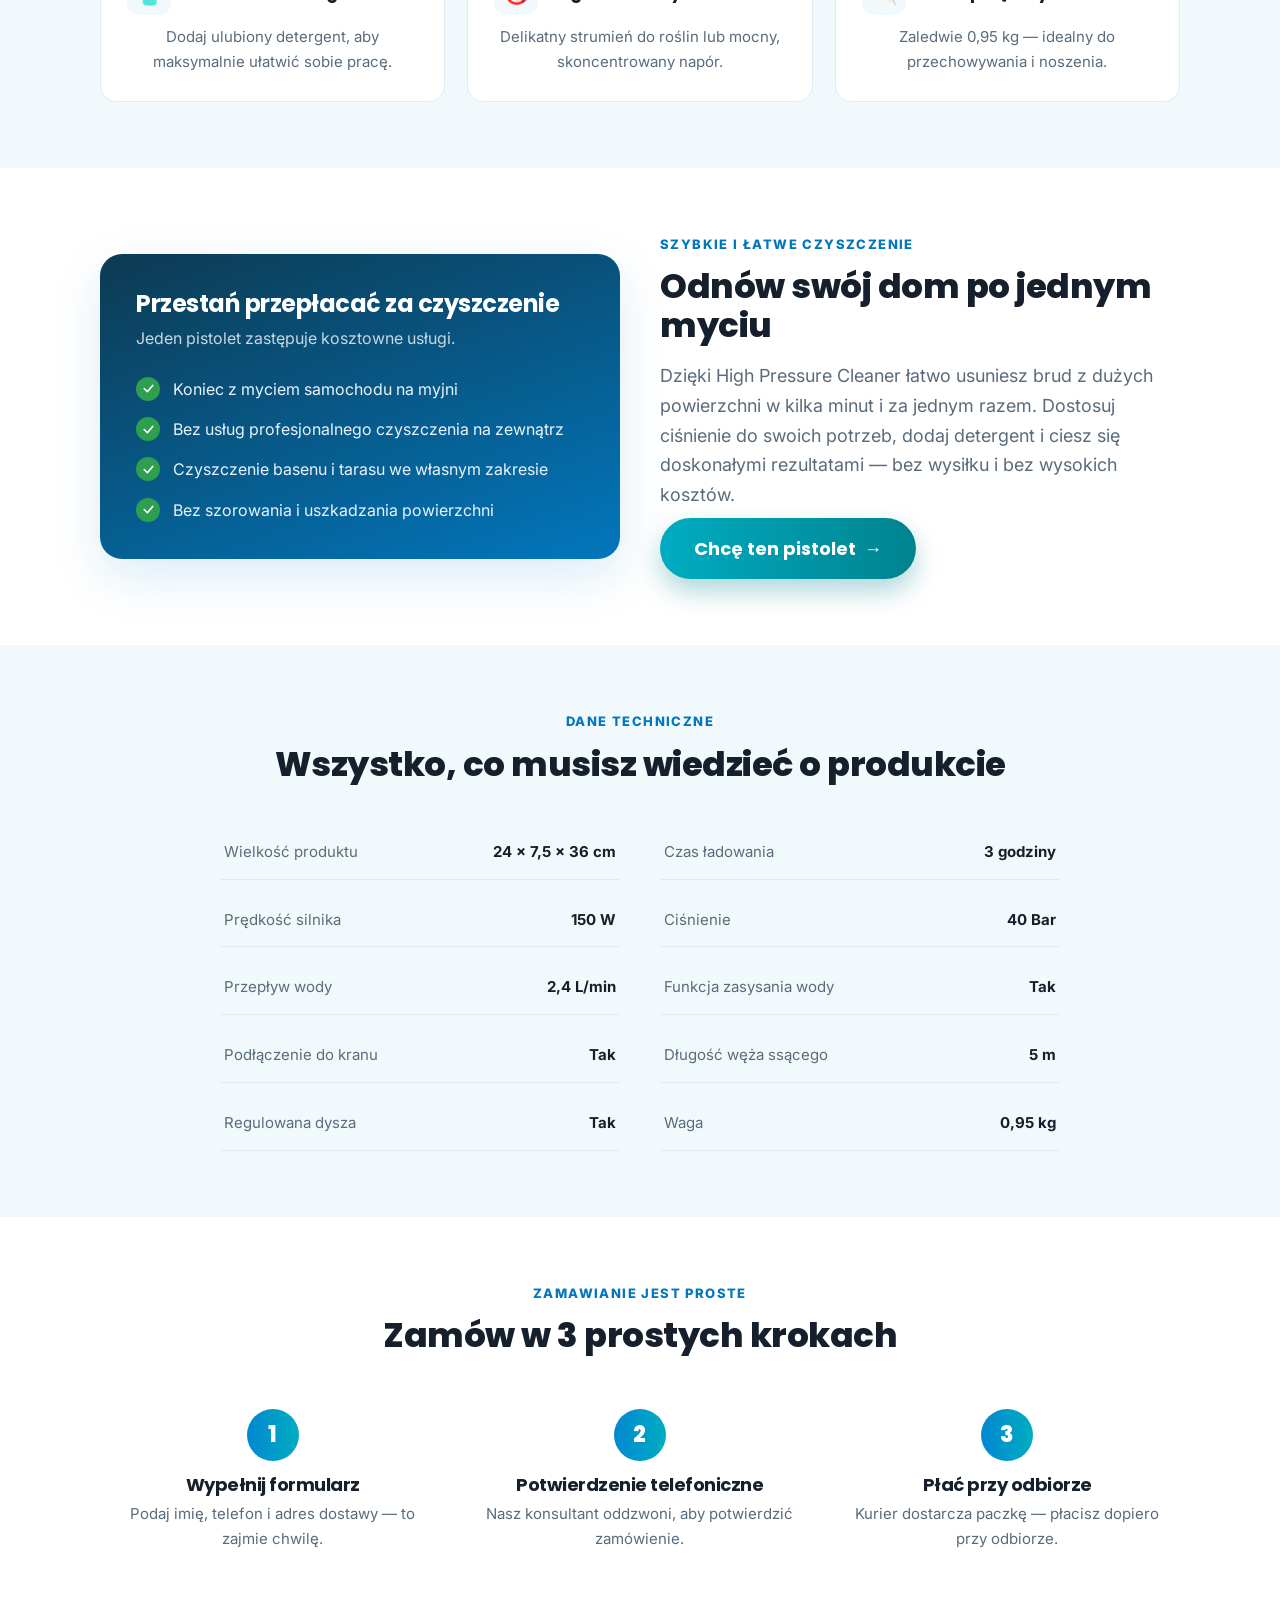
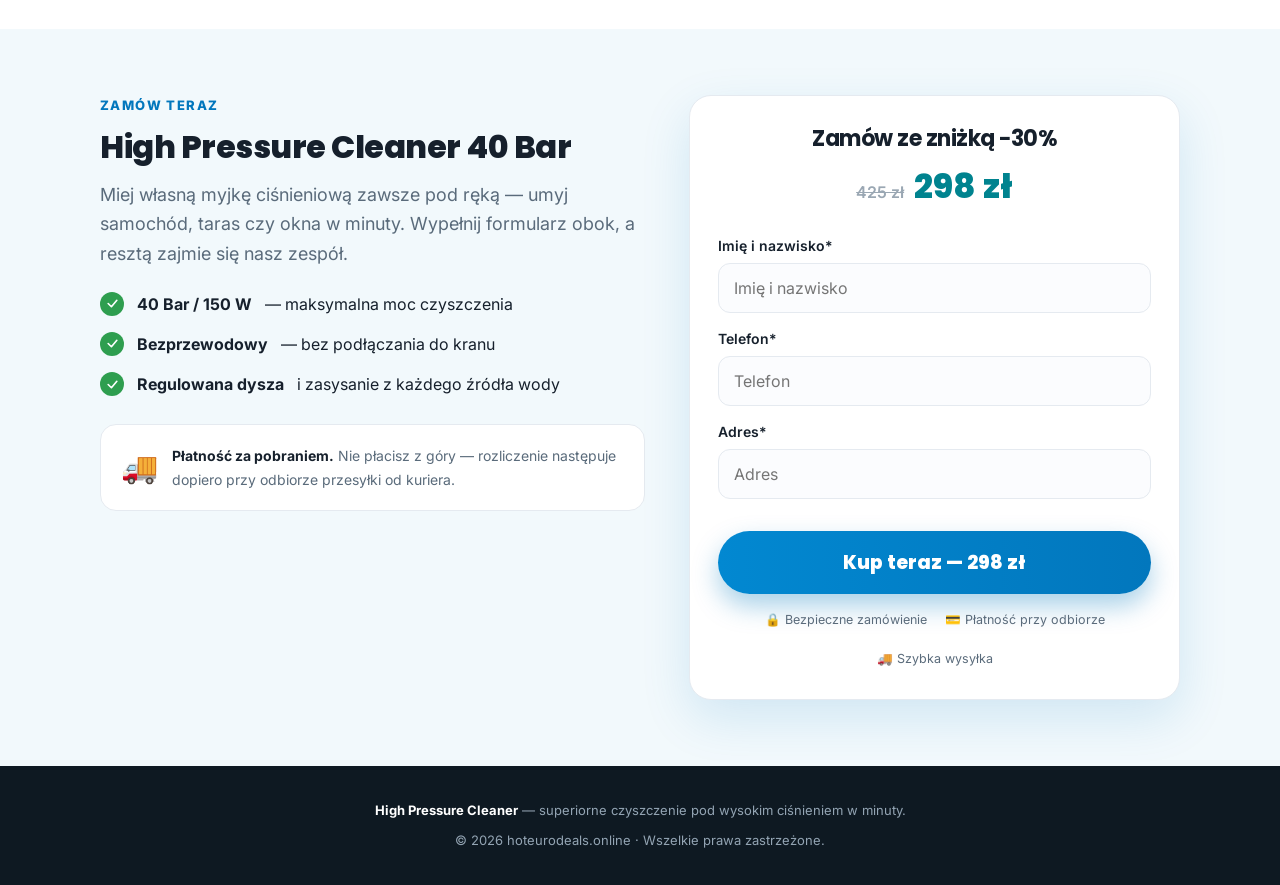
<file: watergunbatter_pl/index.html>
<!doctype html>
<html lang="pl">
<head>

   <!-- Google tag (gtag.js) -->
        <script async src="https://www.googletagmanager.com/gtag/js?id=AW-18339059189"></script>
        <script>
            window.dataLayer = window.dataLayer || [];
            function gtag(){dataLayer.push(arguments);}
            gtag('js', new Date());

            gtag('config', 'AW-18339059189');
        </script>

<meta charset="UTF-8" />
<meta name="viewport" content="width=device-width, initial-scale=1, minimum-scale=1" />
<title>High Pressure Cleaner — Pistolet na wodę pod wysokim ciśnieniem</title>
<meta name="description" content="High Pressure Cleaner — bezprzewodowy pistolet na wodę pod wysokim ciśnieniem 40 Bar. Umyj samochód, taras czy okna w kilka minut, bez podłączania do kranu. Płatność za pobraniem." />
<link rel="preconnect" href="https://fonts.googleapis.com">
<link rel="preconnect" href="https://fonts.gstatic.com" crossorigin>
<link href="https://fonts.googleapis.com/css2?family=Poppins:wght@400;500;600;700;800&family=Inter:wght@400;500;600;700&display=swap" rel="stylesheet">
<style>
  :root{
    --cool:#0288d1;
    --cool-dark:#0277bd;
    --warm:#00acc1;
    --warm-dark:#00838f;
    --ink:#16202c;
    --muted:#5a6b7b;
    --line:#e5eaf0;
    --bg-soft:#f2f9fc;
    --green:#2e9e4f;
    --radius:16px;
    --shadow:0 18px 50px rgba(2,119,189,.14);
  }
  *{margin:0;padding:0;box-sizing:border-box}
  html{scroll-behavior:smooth}
  body{
    font-family:"Inter",-apple-system,BlinkMacSystemFont,"Segoe UI",Roboto,Arial,sans-serif;
    color:var(--ink);background:#fff;line-height:1.65;-webkit-font-smoothing:antialiased;
  }
  h1,h2,h3,.h{font-family:"Poppins",Inter,sans-serif;line-height:1.15;letter-spacing:-.5px}
  img{max-width:100%;display:block}
  .wrap{max-width:1120px;margin:0 auto;padding:0 20px}
  .center{text-align:center}

  /* ---------- top bar ---------- */
  .topbar{
    background:linear-gradient(90deg,var(--cool),var(--warm));
    color:#fff;text-align:center;font-size:14px;font-weight:600;
    padding:9px 16px;letter-spacing:.2px;
  }
  .topbar b{font-weight:800}

  /* ---------- hero ---------- */
  .hero{
    background:
      radial-gradient(1200px 500px at 80% -10%, rgba(0,172,193,.12), transparent 60%),
      radial-gradient(900px 500px at 10% 0%, rgba(2,136,209,.12), transparent 60%),
      var(--bg-soft);
    padding:52px 0 40px;
  }
  .hero-grid{display:grid;grid-template-columns:1.05fr .95fr;gap:44px;align-items:center}
  .badge{
    display:inline-flex;align-items:center;gap:8px;background:#fff;border:1px solid var(--line);
    color:var(--cool-dark);font-weight:700;font-size:13px;padding:7px 14px;border-radius:999px;
    box-shadow:0 4px 14px rgba(2,119,189,.08);text-transform:uppercase;letter-spacing:.5px;
  }
  .hero h1{font-size:44px;font-weight:800;margin:18px 0 10px}
  .hero h1 .grad{
    background:linear-gradient(90deg,var(--cool),var(--warm));
    -webkit-background-clip:text;background-clip:text;-webkit-text-fill-color:transparent;
  }
  .hero .sub{font-size:19px;color:var(--muted);margin-bottom:22px;max-width:560px}
  .hero-usps{list-style:none;display:grid;gap:11px;margin-bottom:26px}
  .hero-usps li{display:flex;gap:11px;align-items:flex-start;font-weight:600;font-size:16px}
  .tick{
    flex:0 0 24px;width:24px;height:24px;border-radius:50%;background:var(--green);
    display:flex;align-items:center;justify-content:center;margin-top:1px;
  }
  .tick svg{width:13px;height:13px;stroke:#fff;stroke-width:3;fill:none;stroke-linecap:round;stroke-linejoin:round}

  .hero-cta{display:flex;flex-wrap:wrap;gap:14px;align-items:center}
  .price-tag{display:flex;align-items:baseline;gap:10px}
  .price-tag .old{color:#9aa7b3;text-decoration:line-through;font-size:18px;font-weight:600}
  .price-tag .now{font-family:"Poppins";font-size:30px;font-weight:800;color:var(--warm-dark)}

  .btn{
    display:inline-flex;align-items:center;justify-content:center;gap:9px;cursor:pointer;
    font-family:"Poppins";font-weight:700;font-size:18px;color:#fff;text-decoration:none;
    background:linear-gradient(90deg,var(--cool),var(--cool-dark));
    border:none;border-radius:999px;padding:16px 34px;
    box-shadow:0 12px 26px rgba(2,119,189,.34);transition:transform .12s ease,box-shadow .12s ease;
  }
  .btn:hover{transform:translateY(-2px);box-shadow:0 16px 32px rgba(2,119,189,.42)}
  .btn.blue{background:linear-gradient(90deg,var(--warm),var(--warm-dark));box-shadow:0 12px 26px rgba(0,131,143,.32)}
  .btn.blue:hover{box-shadow:0 16px 32px rgba(0,131,143,.4)}
  .pay-note{font-size:13px;color:var(--muted);margin-top:12px;display:flex;align-items:center;gap:7px}

  /* ---------- product visual ---------- */
  .hero-visual{position:relative}
  .device{
    background:linear-gradient(160deg,#ffffff,#e6f4fb);
    border:1px solid var(--line);border-radius:26px;box-shadow:var(--shadow);
    padding:28px;position:relative;overflow:hidden;
  }
  .device::before{
    content:"";position:absolute;inset:-40% -10% auto auto;width:280px;height:280px;
    background:radial-gradient(circle,rgba(0,172,193,.16),transparent 70%);
  }
  .device img{border-radius:16px;margin:0 auto}
  .device .ph{
    aspect-ratio:1/1.04;border-radius:16px;background:
      repeating-linear-gradient(135deg,#eef7fc,#eef7fc 18px,#e2f0f8 18px,#e2f0f8 36px);
    display:flex;flex-direction:column;align-items:center;justify-content:center;gap:14px;color:var(--cool-dark);
  }
  .device .ph .big{font-family:"Poppins";font-weight:800;font-size:22px}
  .device .ph small{color:var(--muted);font-weight:500}
  .float-chip{
    position:absolute;background:#fff;border:1px solid var(--line);border-radius:14px;
    box-shadow:0 10px 26px rgba(20,32,44,.12);padding:11px 15px;font-weight:700;font-size:14px;
    display:flex;align-items:center;gap:9px;
  }
  .float-chip.one{top:24px;left:-14px}
  .float-chip.two{bottom:26px;right:-14px}
  .float-chip .dot{width:10px;height:10px;border-radius:50%}
  .dot.blue{background:var(--cool)} .dot.orange{background:var(--warm)}

  /* ---------- section shells ---------- */
  section{padding:66px 0}
  .eyebrow{color:var(--cool-dark);font-weight:800;text-transform:uppercase;letter-spacing:1.4px;font-size:13px;margin-bottom:12px}
  h2.title{font-size:34px;font-weight:800;max-width:760px;margin:0 auto}
  .center h2.title{margin:0 auto}
  .lead{color:var(--muted);font-size:18px;max-width:720px;margin:16px auto 0}
  .soft{background:var(--bg-soft)}

  /* ---------- feature cards ---------- */
  .feat-grid{display:grid;grid-template-columns:repeat(5,1fr);gap:18px;margin-top:42px}
  .feat{
    background:#fff;border:1px solid var(--line);border-radius:var(--radius);padding:26px 20px;
    text-align:center;transition:transform .14s ease,box-shadow .14s ease;
  }
  .feat:hover{transform:translateY(-4px);box-shadow:var(--shadow)}
  .feat .ic{
    width:56px;height:56px;margin:0 auto 16px;border-radius:14px;display:flex;align-items:center;justify-content:center;
  }
  .feat .ic svg{width:28px;height:28px;stroke:#fff;fill:none;stroke-width:2;stroke-linecap:round;stroke-linejoin:round}
  .feat h3{font-size:17px;margin-bottom:6px}
  .feat p{font-size:14px;color:var(--muted)}
  .ic.b1{background:linear-gradient(160deg,#29b6f6,#0277bd)}
  .ic.b2{background:linear-gradient(160deg,#26c6da,#00838f)}
  .ic.b3{background:linear-gradient(160deg,#42a5f5,#1565c0)}
  .ic.b4{background:linear-gradient(160deg,#4dd0e1,#00acc1)}
  .ic.b5{background:linear-gradient(160deg,#66bb6a,#2e7d32)}

  /* ---------- benefits ---------- */
  .ben-grid{display:grid;grid-template-columns:repeat(3,1fr);gap:22px;margin-top:42px}
  .ben{background:#fff;border:1px solid var(--line);border-radius:var(--radius);padding:26px}
  .ben .head{display:flex;align-items:center;gap:12px;margin-bottom:10px}
  .ben .em{
    width:44px;height:44px;border-radius:12px;background:var(--bg-soft);color:var(--cool-dark);
    display:flex;align-items:center;justify-content:center;font-size:22px;flex:0 0 44px;
  }
  .ben h3{font-size:17px}
  .ben p{font-size:15px;color:var(--muted)}

  /* ---------- lifestyle gallery ---------- */
  .gallery{display:grid;grid-template-columns:repeat(4,1fr);gap:18px;margin-top:42px}
  .gal{margin:0;background:#fff;border:1px solid var(--line);border-radius:var(--radius);overflow:hidden;
    box-shadow:0 8px 24px rgba(20,32,44,.06);transition:transform .14s ease,box-shadow .14s ease}
  .gal:hover{transform:translateY(-4px);box-shadow:var(--shadow)}
  .gal img{width:100%;height:190px;object-fit:cover;display:block}
  .gal figcaption{padding:14px 16px;font-size:14px;font-weight:600;color:var(--muted)}
  .gal.ph img{display:none}
  .gal.ph{min-height:190px;background:
    repeating-linear-gradient(135deg,#eef7fc,#eef7fc 18px,#e2f0f8 18px,#e2f0f8 36px)}

  /* ---------- specs / savings split ---------- */
  .split{display:grid;grid-template-columns:1fr 1fr;gap:40px;align-items:center}
  .savecard{
    background:linear-gradient(160deg,#0e2233,#0d3a52);color:#fff;border-radius:22px;padding:36px;
    box-shadow:var(--shadow);
  }
  .savecard h3{font-size:24px;margin-bottom:8px}
  .savecard p{color:#c7d7e4;margin-bottom:24px}
  .power{display:grid;grid-template-columns:1fr 1fr;gap:16px}
  .power .p{background:rgba(255,255,255,.08);border:1px solid rgba(255,255,255,.14);border-radius:14px;padding:18px}
  .power .p .n{font-family:"Poppins";font-weight:800;font-size:30px}
  .power .p.cool .n{color:#4fc3f7} .power .p.warm .n{color:#4dd0e1}
  .power .p .l{font-size:13px;color:#c7d7e4;text-transform:uppercase;letter-spacing:.6px}
  .check-list{list-style:none;display:grid;gap:14px}
  .check-list li{display:flex;gap:13px;align-items:flex-start;font-size:16px}
  .check-list b{color:var(--ink)}
  .check-list .tick{background:var(--green)}

  /* ---------- spec table ---------- */
  .spec-grid{display:grid;grid-template-columns:repeat(2,1fr);gap:14px 40px;margin-top:42px;
    max-width:840px;margin-left:auto;margin-right:auto;text-align:left}
  .spec-row{display:flex;justify-content:space-between;gap:16px;padding:14px 4px;border-bottom:1px solid var(--line)}
  .spec-row .k{color:var(--muted);font-size:15px}
  .spec-row .v{font-weight:700;font-size:15px;color:var(--ink);text-align:right}

  /* ---------- steps ---------- */
  .steps{display:grid;grid-template-columns:repeat(3,1fr);gap:22px;margin-top:42px}
  .step{text-align:center;padding:12px}
  .step .num{
    width:52px;height:52px;margin:0 auto 14px;border-radius:50%;
    background:linear-gradient(90deg,var(--cool),var(--warm));color:#fff;
    font-family:"Poppins";font-weight:800;font-size:22px;display:flex;align-items:center;justify-content:center;
  }
  .step h3{font-size:18px;margin-bottom:6px}
  .step p{color:var(--muted);font-size:15px}

  /* ---------- order section ---------- */
  .order{background:var(--bg-soft)}
  .order-grid{display:grid;grid-template-columns:1fr .9fr;gap:44px;align-items:start}
  .order-copy h2{font-size:32px;font-weight:800;margin-bottom:14px}
  .order-copy .lead{margin:0 0 22px}
  .order-copy .check-list{margin-bottom:26px}
  .guarantee{
    display:flex;gap:14px;align-items:center;background:#fff;border:1px solid var(--line);
    border-radius:var(--radius);padding:18px 20px;
  }
  .guarantee .em{font-size:30px}
  .guarantee p{font-size:14px;color:var(--muted)}
  .guarantee b{color:var(--ink)}

  /* ---------- form ---------- */
  .form-card{
    background:#fff;border:1px solid var(--line);border-radius:22px;box-shadow:var(--shadow);
    padding:30px 28px;position:relative;
  }
  .form-card .fh{text-align:center;margin-bottom:20px}
  .form-card .fh .price{display:flex;align-items:baseline;justify-content:center;gap:10px;margin-top:6px}
  .form-card .fh .price .old{color:#9aa7b3;text-decoration:line-through;font-weight:600}
  .form-card .fh .price .now{font-family:"Poppins";font-size:34px;font-weight:800;color:var(--warm-dark)}
  .form-card .fh h3{font-size:22px}
  .tm-order-form label{display:block;font-weight:600;font-size:14px;margin:14px 0 6px;color:var(--ink)}
  .tm-order-form input[type=text],
  .tm-order-form input[type=tel]{
    width:100%;border:1.5px solid var(--line);border-radius:12px;padding:14px 15px;font-size:16px;
    font-family:inherit;background:#fbfcfe;transition:border-color .12s ease,box-shadow .12s ease;
  }
  .tm-order-form input:focus{outline:none;border-color:var(--cool);box-shadow:0 0 0 4px rgba(2,136,209,.12)}
  .tm-order-form button[type=submit]{
    width:100%;margin-top:22px;cursor:pointer;font-family:"Poppins";font-weight:800;font-size:19px;color:#fff;
    background:linear-gradient(90deg,var(--cool),var(--cool-dark));border:none;border-radius:999px;padding:17px 20px;
    box-shadow:0 12px 26px rgba(2,119,189,.34);transition:transform .12s ease,box-shadow .12s ease;
  }
  .tm-order-form button[type=submit]:hover{transform:translateY(-2px);box-shadow:0 16px 32px rgba(2,119,189,.42)}
  .form-foot{display:flex;justify-content:center;gap:18px;margin-top:16px;color:var(--muted);font-size:12.5px;flex-wrap:wrap}
  .form-foot span{display:flex;align-items:center;gap:6px}

  /* ---------- footer ---------- */
  footer{background:#0e1922;color:#93a4b3;padding:34px 0;font-size:13px;text-align:center}
  footer b{color:#fff}

  /* ---------- sticky mobile CTA ---------- */
  .sticky-cta{
    display:none;position:fixed;left:0;right:0;bottom:0;z-index:50;background:#fff;
    border-top:1px solid var(--line);box-shadow:0 -6px 20px rgba(20,32,44,.1);padding:10px 14px;
    align-items:center;gap:12px;justify-content:space-between;
  }
  .sticky-cta .p{display:flex;flex-direction:column;line-height:1.15}
  .sticky-cta .p .now{font-family:"Poppins";font-weight:800;font-size:20px;color:var(--warm-dark)}
  .sticky-cta .p .old{font-size:12px;color:#9aa7b3;text-decoration:line-through}
  .sticky-cta .btn{padding:13px 26px;font-size:16px}

  /* ---------- responsive ---------- */
  @media(max-width:960px){
    .hero-grid{grid-template-columns:1fr;gap:32px}
    .order-grid{grid-template-columns:1fr;gap:32px}
    .split{grid-template-columns:1fr;gap:28px}
    .feat-grid{grid-template-columns:repeat(2,1fr)}
    .ben-grid{grid-template-columns:1fr}
    .steps{grid-template-columns:1fr}
    .gallery{grid-template-columns:repeat(2,1fr)}
    .spec-grid{grid-template-columns:1fr}
  }
  @media(max-width:600px){
    section{padding:48px 0}
    .hero{padding:34px 0 30px}
    .hero h1{font-size:32px}
    .hero .sub{font-size:17px}
    h2.title,.order-copy h2{font-size:26px}
    .feat-grid{grid-template-columns:1fr}
    .power{grid-template-columns:1fr}
    .sticky-cta{display:flex}
    body{padding-bottom:74px}
    .float-chip.one{left:8px} .float-chip.two{right:8px}
    .gallery{grid-template-columns:1fr}
  }
</style>
</head>
<body>

  <div class="topbar">💦 Promocja: <b>−30%</b> dzisiaj &nbsp;•&nbsp; 🔋 Bezprzewodowy — bez podłączania do kranu &nbsp;•&nbsp; 🚚 Płatność za pobraniem</div>

  <!-- ============ HERO ============ -->
  <header class="hero">
    <div class="wrap hero-grid">
      <div class="hero-copy">
        <span class="badge">💦 40 Bar · superczyszczenie w minuty</span>
        <h1>High Pressure Cleaner <span class="grad">40 Bar</span></h1>
        <p class="sub">Pistolet na wodę pod <b>wysokim ciśnieniem</b> do superiornego czyszczenia w minuty. Umyj samochód, taras czy okna w zaledwie 5 minut — prawie bez wysiłku.</p>

        <ul class="hero-usps">
          <li><span class="tick"><svg viewBox="0 0 24 24"><polyline points="4,12 10,18 20,6"/></svg></span> Maksymalna moc do mycia za jednym razem — 40 Bar, 150 W</li>
          <li><span class="tick"><svg viewBox="0 0 24 24"><polyline points="4,12 10,18 20,6"/></svg></span> Przenośny i bezprzewodowy — używaj bez podłączania do kranu</li>
          <li><span class="tick"><svg viewBox="0 0 24 24"><polyline points="4,12 10,18 20,6"/></svg></span> Regulowana dysza — całkowicie bezpieczny i łatwy w użyciu</li>
        </ul>

        <div class="hero-cta">
          <a href="#zamow" class="btn">Zamów teraz &nbsp;→</a>
          <div class="price-tag">
            <span class="old">425 zł</span>
            <span class="now">298 zł</span>
          </div>
        </div>
        <p class="pay-note">🔒 Płatność za pobraniem — płacisz dopiero przy odbiorze</p>
      </div>

      <div class="hero-visual">
        <div class="device">
          <img src="images/product-detail.jpg" alt="High Pressure Cleaner — bezprzewodowy pistolet na wodę pod wysokim ciśnieniem"
               onerror="this.style.display='none';this.nextElementSibling.style.display='flex';">
          <div class="ph" style="display:none">
            <span class="big">High Pressure Cleaner</span>
            <small>Pistolet na wodę pod wysokim ciśnieniem</small>
          </div>
        </div>
        <div class="float-chip one"><span class="dot blue"></span> Ciśnienie 40 Bar</div>
        <div class="float-chip two"><span class="dot orange"></span> Silnik 150 W</div>
      </div>
    </div>
  </header>

  <!-- ============ INTRO ============ -->
  <section class="center">
    <div class="wrap">
      <div class="eyebrow">Moc czyszczenia pod wysokim ciśnieniem</div>
      <h2 class="title">Miej własną myjkę ciśnieniową w domu i umyj wszystko w kilka minut</h2>
      <p class="lead">Mycie samochodów, basenów, tarasów, ścian, podłóg i mebli jest skomplikowanym i czasochłonnym zadaniem. Dzięki <b>High Pressure Cleaner</b> usuniesz nawet najtrudniejsze zabrudzenia bez szorowania i bez uszkadzania powierzchni. Przestań wydawać pieniądze na myjnie i usługi profesjonalnego czyszczenia — odnów swoje meble i nadaj domowi nowy wygląd po jednym myciu!</p>
    </div>
  </section>

  <!-- ============ FEATURES ============ -->
  <section class="soft center" id="funkcje">
    <div class="wrap">
      <div class="eyebrow">Dlaczego High Pressure Cleaner</div>
      <h2 class="title">Cała moc profesjonalnej myjki — w kompaktowym, bezprzewodowym pistolecie</h2>

      <div class="feat-grid">
        <div class="feat">
          <div class="ic b1"><svg viewBox="0 0 24 24"><path d="M12 21c3.3 0 6-2.7 6-6 0-4-6-11-6-11S6 11 6 15c0 3.3 2.7 6 6 6z"/></svg></div>
          <h3>Wysokie ciśnienie</h3>
          <p>40 Bar mocy usuwa uporczywe plamy i najtrudniejszy brud.</p>
        </div>
        <div class="feat">
          <div class="ic b2"><svg viewBox="0 0 24 24"><rect x="6" y="9" width="12" height="11" rx="2"/><path d="M9 9V6a3 3 0 0 1 6 0v3"/></svg></div>
          <h3>Bezprzewodowy</h3>
          <p>Pełna swoboda ruchu — bez kabla i bez podłączania do kranu.</p>
        </div>
        <div class="feat">
          <div class="ic b3"><svg viewBox="0 0 24 24"><polyline points="13 3 4 14 12 14 11 21 20 10 12 10 13 3"/></svg></div>
          <h3>Szybkie czyszczenie</h3>
          <p>Duże powierzchnie umyte w kilka minut i za jednym razem.</p>
        </div>
        <div class="feat">
          <div class="ic b4"><svg viewBox="0 0 24 24"><path d="M12 3c4 5 6 8 6 11a6 6 0 0 1-12 0c0-3 2-6 6-11z"/></svg></div>
          <h3>Zasysanie wody</h3>
          <p>Z butelki, wiadra, studni czy basenu — dowolne źródło wody.</p>
        </div>
        <div class="feat">
          <div class="ic b5"><svg viewBox="0 0 24 24"><path d="M4 12h9a3 3 0 1 0-3-3M4 16h13a3 3 0 1 1-3 3"/></svg></div>
          <h3>Regulowana dysza</h3>
          <p>Od delikatnego strumienia po mocny, skoncentrowany napór.</p>
        </div>
      </div>
    </div>
  </section>

  <!-- ============ LIFESTYLE GALLERY ============ -->
  <section class="center" id="galeria">
    <div class="wrap">
      <div class="eyebrow">Łatwe czyszczenie każdej powierzchni</div>
      <h2 class="title">Jeden pistolet, nieograniczone zastosowania</h2>
      <p class="lead">Podłogi, samochody, okna, baseny, bramy, łodzie, rowery, tarasy, ogród i wiele więcej. Zobacz, jak High Pressure Cleaner radzi sobie z każdym zabrudzeniem na zewnątrz.</p>

      <div class="gallery">
        <figure class="gal">
          <img src="images/6694f267ec78a.jpg" alt="Mycie samochodu pod wysokim ciśnieniem"
               loading="lazy" onerror="this.closest('.gal').classList.add('ph')">
          <figcaption>Mycie samochodów bez wysiłku</figcaption>
        </figure>
        <figure class="gal">
          <img src="images/6694f26838401.jpg" alt="Czyszczenie tarasu, chodnika i podjazdu"
               loading="lazy" onerror="this.closest('.gal').classList.add('ph')">
          <figcaption>Tarasy, podjazdy i chodniki jak nowe</figcaption>
        </figure>
        <figure class="gal">
          <img src="images/closeup-1.jpg" alt="Mycie okien, roweru, tarasu i elewacji"
               loading="lazy" onerror="this.closest('.gal').classList.add('ph')">
          <figcaption>Okna, rowery, elewacje — każda powierzchnia</figcaption>
        </figure>
        <figure class="gal">
          <img src="images/6694f26831334.jpg" alt="Kompletny zestaw High Pressure Cleaner z walizką"
               loading="lazy" onerror="this.closest('.gal').classList.add('ph')">
          <figcaption>Kompletny zestaw z walizką i akcesoriami</figcaption>
        </figure>
      </div>
    </div>
  </section>

  <!-- ============ POWER / SPECS SPLIT ============ -->
  <section>
    <div class="wrap split">
      <div>
        <div class="eyebrow">Nieograniczona moc</div>
        <h2 class="title" style="text-align:left">Taka sama moc jak konwencjonalne pistolety — bez kabla</h2>
        <p class="lead" style="margin-left:0;text-align:left">Większość pistoletów ciśnieniowych ma uchwyty, które utrudniają ich użycie na zewnątrz. High Pressure Cleaner jest całkowicie przenośny, bezprzewodowy i ergonomicznie zaprojektowany — zabierzesz go gdziekolwiek. Mocny silnik <b>150 W i 40 Bar</b> skutecznie usuwa zabrudzenia i uporczywe plamy za jednym razem.</p>
      </div>
      <div class="savecard">
        <h3>Moc, która robi robotę</h3>
        <p>Profesjonalne rezultaty w domowych warunkach.</p>
        <div class="power">
          <div class="p cool"><div class="n">40 Bar</div><div class="l">Ciśnienie</div></div>
          <div class="p warm"><div class="n">150 W</div><div class="l">Moc silnika</div></div>
        </div>
      </div>
    </div>
  </section>

  <!-- ============ BENEFITS ============ -->
  <section class="soft center" id="korzysci">
    <div class="wrap">
      <div class="eyebrow">Korzyści</div>
      <h2 class="title">Inteligentny i nowoczesny system czyszczenia</h2>

      <div class="ben-grid">
        <div class="ben">
          <div class="head"><div class="em">💥</div><h3>Mocny silnik 150 W</h3></div>
          <p>150 W i 40 Bar skutecznie usuwają zabrudzenia i uporczywe plamy.</p>
        </div>
        <div class="ben">
          <div class="head"><div class="em">🔋</div><h3>Bezprzewodowy i przenośny</h3></div>
          <p>Zabierz go gdziekolwiek — bez kabla i bez podłączania do kranu.</p>
        </div>
        <div class="ben">
          <div class="head"><div class="em">💧</div><h3>Zasysanie z każdego źródła</h3></div>
          <p>Butelki, studnie, baseny, a nawet wiadra — jedyny taki system na rynku.</p>
        </div>
        <div class="ben">
          <div class="head"><div class="em">🧴</div><h3>Zbiornik na detergent</h3></div>
          <p>Dodaj ulubiony detergent, aby maksymalnie ułatwić sobie pracę.</p>
        </div>
        <div class="ben">
          <div class="head"><div class="em">🎯</div><h3>Regulowana dysza</h3></div>
          <p>Delikatny strumień do roślin lub mocny, skoncentrowany napór.</p>
        </div>
        <div class="ben">
          <div class="head"><div class="em">🪶</div><h3>Lekki i poręczny</h3></div>
          <p>Zaledwie 0,95 kg — idealny do przechowywania i noszenia.</p>
        </div>
      </div>
    </div>
  </section>

  <!-- ============ WHY / CTA SPLIT ============ -->
  <section>
    <div class="wrap split">
      <div class="savecard" style="background:linear-gradient(160deg,#0d3a52,#0277bd)">
        <h3>Przestań przepłacać za czyszczenie</h3>
        <p>Jeden pistolet zastępuje kosztowne usługi.</p>
        <ul class="check-list">
          <li><span class="tick"><svg viewBox="0 0 24 24"><polyline points="4,12 10,18 20,6"/></svg></span> <span style="color:#eaf3fb">Koniec z myciem samochodu na myjni</span></li>
          <li><span class="tick"><svg viewBox="0 0 24 24"><polyline points="4,12 10,18 20,6"/></svg></span> <span style="color:#eaf3fb">Bez usług profesjonalnego czyszczenia na zewnątrz</span></li>
          <li><span class="tick"><svg viewBox="0 0 24 24"><polyline points="4,12 10,18 20,6"/></svg></span> <span style="color:#eaf3fb">Czyszczenie basenu i tarasu we własnym zakresie</span></li>
          <li><span class="tick"><svg viewBox="0 0 24 24"><polyline points="4,12 10,18 20,6"/></svg></span> <span style="color:#eaf3fb">Bez szorowania i uszkadzania powierzchni</span></li>
        </ul>
      </div>
      <div>
        <div class="eyebrow">Szybkie i łatwe czyszczenie</div>
        <h2 class="title" style="text-align:left">Odnów swój dom po jednym myciu</h2>
        <p class="lead" style="margin-left:0;text-align:left">Dzięki High Pressure Cleaner łatwo usuniesz brud z dużych powierzchni w kilka minut i za jednym razem. Dostosuj ciśnienie do swoich potrzeb, dodaj detergent i ciesz się doskonałymi rezultatami — bez wysiłku i bez wysokich kosztów.</p>
        <a href="#zamow" class="btn blue" style="margin-top:8px">Chcę ten pistolet &nbsp;→</a>
      </div>
    </div>
  </section>

  <!-- ============ TECHNICAL DATA ============ -->
  <section class="soft center" id="dane">
    <div class="wrap">
      <div class="eyebrow">Dane techniczne</div>
      <h2 class="title">Wszystko, co musisz wiedzieć o produkcie</h2>

      <div class="spec-grid">
        <div class="spec-row"><span class="k">Wielkość produktu</span><span class="v">24 × 7,5 × 36 cm</span></div>
        <div class="spec-row"><span class="k">Czas ładowania</span><span class="v">3 godziny</span></div>
        <div class="spec-row"><span class="k">Prędkość silnika</span><span class="v">150 W</span></div>
        <div class="spec-row"><span class="k">Ciśnienie</span><span class="v">40 Bar</span></div>
        <div class="spec-row"><span class="k">Przepływ wody</span><span class="v">2,4 L/min</span></div>
        <div class="spec-row"><span class="k">Funkcja zasysania wody</span><span class="v">Tak</span></div>
        <div class="spec-row"><span class="k">Podłączenie do kranu</span><span class="v">Tak</span></div>
        <div class="spec-row"><span class="k">Długość węża ssącego</span><span class="v">5 m</span></div>
        <div class="spec-row"><span class="k">Regulowana dysza</span><span class="v">Tak</span></div>
        <div class="spec-row"><span class="k">Waga</span><span class="v">0,95 kg</span></div>
      </div>
    </div>
  </section>

  <!-- ============ STEPS ============ -->
  <section class="center">
    <div class="wrap">
      <div class="eyebrow">Zamawianie jest proste</div>
      <h2 class="title">Zamów w 3 prostych krokach</h2>
      <div class="steps">
        <div class="step">
          <div class="num">1</div>
          <h3>Wypełnij formularz</h3>
          <p>Podaj imię, telefon i adres dostawy — to zajmie chwilę.</p>
        </div>
        <div class="step">
          <div class="num">2</div>
          <h3>Potwierdzenie telefoniczne</h3>
          <p>Nasz konsultant oddzwoni, aby potwierdzić zamówienie.</p>
        </div>
        <div class="step">
          <div class="num">3</div>
          <h3>Płać przy odbiorze</h3>
          <p>Kurier dostarcza paczkę — płacisz dopiero przy odbiorze.</p>
        </div>
      </div>
    </div>
  </section>

  <!-- ============ ORDER ============ -->
  <section class="order" id="zamow">
    <div class="wrap order-grid">
      <div class="order-copy">
        <div class="eyebrow">Zamów teraz</div>
        <h2>High Pressure Cleaner 40 Bar</h2>
        <p class="lead" style="margin-left:0;text-align:left">Miej własną myjkę ciśnieniową zawsze pod ręką — umyj samochód, taras czy okna w minuty. Wypełnij formularz obok, a resztą zajmie się nasz zespół.</p>
        <ul class="check-list">
          <li><span class="tick"><svg viewBox="0 0 24 24"><polyline points="4,12 10,18 20,6"/></svg></span> <b>40 Bar / 150 W</b> — maksymalna moc czyszczenia</li>
          <li><span class="tick"><svg viewBox="0 0 24 24"><polyline points="4,12 10,18 20,6"/></svg></span> <b>Bezprzewodowy</b> — bez podłączania do kranu</li>
          <li><span class="tick"><svg viewBox="0 0 24 24"><polyline points="4,12 10,18 20,6"/></svg></span> <b>Regulowana dysza</b> i zasysanie z każdego źródła wody</li>
        </ul>
        <div class="guarantee">
          <div class="em">🚚</div>
          <p><b>Płatność za pobraniem.</b> Nie płacisz z góry — rozliczenie następuje dopiero przy odbiorze przesyłki od kuriera.</p>
        </div>
      </div>

      <!-- ORDER FORM (ISL) -->
      <div class="form-card">
        <div class="fh">
          <h3>Zamów ze zniżką −30%</h3>
          <div class="price">
            <span class="old">425 zł</span>
            <span class="now">298 zł</span>
          </div>
        </div>

        <form class="tm-order-form" action="https://offers.islaffiliate.com/forms/html/" method="post">
          <label for="name">Imię i nazwisko*</label>
          <input id="name" type="text" name="name" autocomplete="name" placeholder="Imię i nazwisko" required><br>
          <label for="tel">Telefon*</label>
          <input id="tel" type="tel" name="tel" autocomplete="tel" placeholder="Telefon" required><br>
          <label for="street-address">Adres*</label>
          <input id="street-address" type="text" name="street-address" autocomplete="street-address" placeholder="Adres" required><br>
          <input name="uid" type="hidden" value="019fb28c-270f-7f36-9386-36d8b9ba93ee" />
          <input name="offer" type="hidden" value="1276" />
          <input name="lp" type="hidden" value="2505" />
          <input name="thankyoupage" type="hidden" value="https://www.hoteurodeals.online/thanks/index.html"/>
          <input name="_key" type="hidden" value="7c0960dea72755a95b0a34f777d86be58ac73648" />

          <div style="margin-top: 10px; text-align: center">
            <button name="submit" type="submit">Kup teraz — 298 zł</button>
          </div>
          <script src="https://offers.islaffiliate.com/forms/html/js-v2/" async></script>
        </form>

        <div class="form-foot">
          <span>🔒 Bezpieczne zamówienie</span>
          <span>💳 Płatność przy odbiorze</span>
          <span>🚚 Szybka wysyłka</span>
        </div>
      </div>
    </div>
  </section>

  <!-- ============ FOOTER ============ -->
  <footer>
    <div class="wrap">
      <p><b>High Pressure Cleaner</b> — superiorne czyszczenie pod wysokim ciśnieniem w minuty.</p>
      <p style="margin-top:8px">© 2026 hoteurodeals.online · Wszelkie prawa zastrzeżone.</p>
    </div>
  </footer>

  <!-- sticky mobile CTA -->
  <div class="sticky-cta">
    <div class="p">
      <span class="old">425 zł</span>
      <span class="now">298 zł</span>
    </div>
    <a href="#zamow" class="btn">Zamów teraz</a>
  </div>

<!-- Kopia leada do Google Sheet przez ukryty Google Form. Dane nadal idą normalnie do ISL. -->
<script>
(function () {
  // Link do formularza: zamień /viewform na /formResponse
  var FORM_ACTION = "https://docs.google.com/forms/d/e/1FAIpQLSeapDX_9AvLYXnuH3uYk8AWowB4rEmBCsCpx0QJvbOHny8qdw/formResponse";
  // ID pól z "Uzyskaj wypełniony wcześniej link" (Get pre-filled link)
  var ENTRY = {
    name:    "entry.1289590058",
    tel:     "entry.990646571",
    address: "entry.831433790",
    product: "entry.146538455"
  };
  var PRODUCT = "High Pressure Cleaner";

  var form = document.querySelector('.tm-order-form');
  if (!form || FORM_ACTION.indexOf('FORM_ID') !== -1) return;

  form.addEventListener('submit', function () {
    var val = function (n) { var el = form.querySelector('[name="' + n + '"]'); return el ? el.value : ''; };
    var data = new URLSearchParams();
    data.append(ENTRY.name, val('name'));
    data.append(ENTRY.tel, val('tel'));
    data.append(ENTRY.address, val('street-address'));
    if (ENTRY.product) data.append(ENTRY.product, PRODUCT);

    // sendBeacon wysyła to jako form-urlencoded i przeżywa przekierowanie do ISL
    var sent = false;
    try { sent = navigator.sendBeacon(FORM_ACTION, data); } catch (e) {}
    if (!sent) { try { fetch(FORM_ACTION, { method: 'POST', mode: 'no-cors', keepalive: true, body: data }); } catch (e) {} }
  }, true); // capture — odpala się przed handlerem js-v2 od ISL
})();
</script>

</body>
</html>
</file>
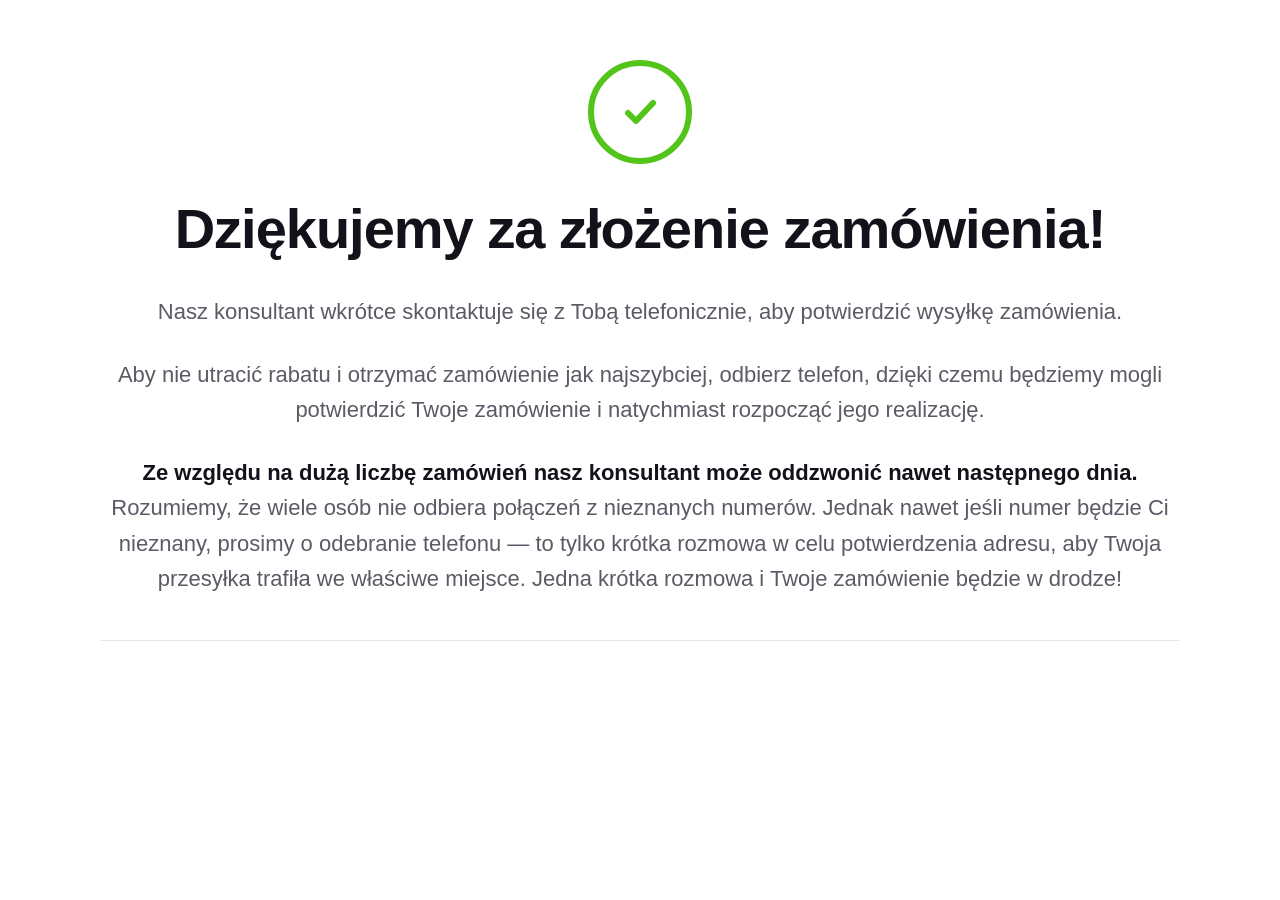
<file: starlyf-cooler_pl/thanks/index.html>
<!doctype html>
<html lang="pl">
<head>
  <meta charset="UTF-8" />
  <meta name="viewport" content="width=device-width, initial-scale=1, minimum-scale=1" />
  <title>Dziękujemy za złożenie zamówienia!</title>
  <!--
    TRACKING: add this offer's conversion tag here (e.g. Google Ads gtag /
    GA4 / ISL pixel) so the sale attributes correctly. No tracking IDs were
    provided for the Starlyf offer, so none is hard-coded.
  -->
      <!-- Google tag (gtag.js) -->
  <script async src="https://www.googletagmanager.com/gtag/js?id=AW-18339059189"></script>
  <script>
    window.dataLayer = window.dataLayer || [];
    function gtag(){dataLayer.push(arguments);}
    gtag('js', new Date());

    gtag('config', 'AW-18339059189');

    // Google Ads conversion counted when this thank-you page loads
    gtag('event', 'conversion', {
      'send_to': 'AW-18339059189/CIXcCOvqid4cEPWr36hE'
    });
  </script>
  <style>
    *{margin:0;padding:0;box-sizing:border-box}
    body{
      font-family:-apple-system,BlinkMacSystemFont,"Segoe UI",Roboto,Helvetica,Arial,sans-serif;
      color:#1c1c22;background:#fff;line-height:1.6;
      -webkit-font-smoothing:antialiased;
    }
    .ty{max-width:1180px;margin:0 auto;padding:60px 24px 40px;text-align:center}
    .check{
      width:104px;height:104px;margin:0 auto 34px;border-radius:50%;
      border:6px solid #52c41a;display:flex;align-items:center;justify-content:center;
    }
    .check svg{width:52px;height:52px;stroke:#52c41a;stroke-width:6;fill:none;
      stroke-linecap:round;stroke-linejoin:round}
    .ty h1{
      font-size:56px;font-weight:800;letter-spacing:-1px;
      color:#12121a;margin-bottom:34px;line-height:1.1;
    }
    .ty p{
      font-size:22px;color:#5b5b66;max-width:1080px;margin:0 auto 28px;
    }
    .ty p.strong-lead b{color:#12121a}
    .ty p:last-of-type{margin-bottom:0}
    .divider{max-width:1080px;margin:44px auto 0;border:0;border-top:1px solid #e6e6ea}
    @media(max-width:768px){
      .ty{padding:44px 20px 30px}
      .ty h1{font-size:34px;margin-bottom:24px}
      .ty p{font-size:18px}
      .check{width:84px;height:84px;border-width:5px;margin-bottom:26px}
      .check svg{width:42px;height:42px}
    }
  </style>
  <script src="https://offers.islaffiliate.com/trk.min.js" async defer></script>
</head>
<body>
  <main class="ty">
    <div class="check" aria-hidden="true">
      <svg viewBox="0 0 52 52"><polyline points="14,27 22,35 39,17" /></svg>
    </div>

    <h1>Dziękujemy za złożenie zamówienia!</h1>

    <p>Nasz konsultant wkrótce skontaktuje się z Tobą telefonicznie, aby potwierdzić wysyłkę zamówienia.</p>

    <p>Aby nie utracić rabatu i otrzymać zamówienie jak najszybciej, odbierz telefon, dzięki czemu
       będziemy mogli potwierdzić Twoje zamówienie i natychmiast rozpocząć jego realizację.</p>

    <p class="strong-lead"><b>Ze względu na dużą liczbę zamówień nasz konsultant może oddzwonić nawet
       następnego dnia.</b> Rozumiemy, że wiele osób nie odbiera połączeń z nieznanych numerów. Jednak
       nawet jeśli numer będzie Ci nieznany, prosimy o odebranie telefonu — to tylko krótka rozmowa w
       celu potwierdzenia adresu, aby Twoja przesyłka trafiła we właściwe miejsce. Jedna krótka rozmowa
       i Twoje zamówienie będzie w drodze!</p>

    <hr class="divider" />
  </main>
</body>
</html>
</file>
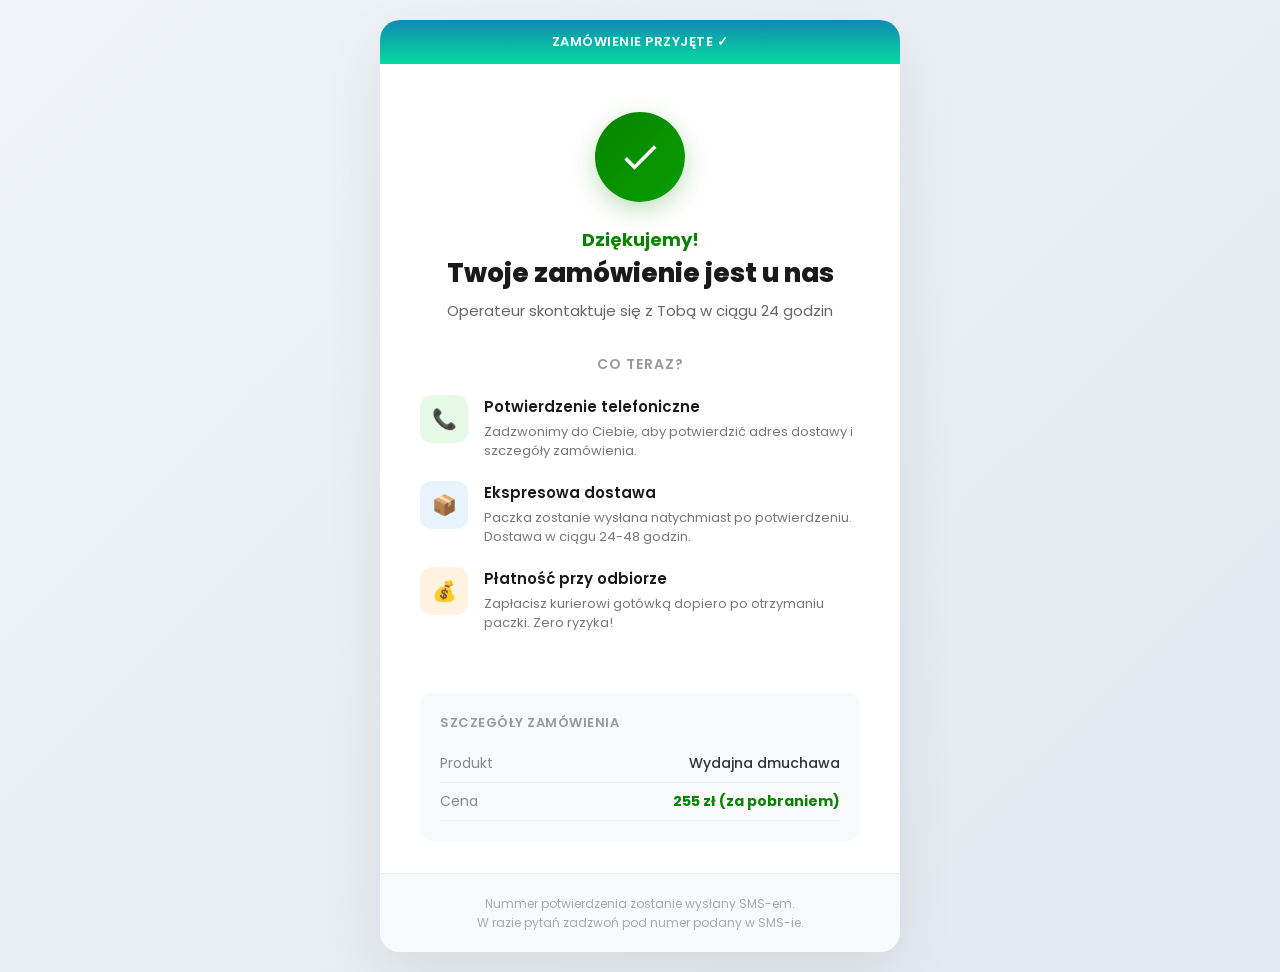
<file: blower_pl/thank-you.html>
<!DOCTYPE html>
<html lang="pl">
<head>

      <!-- Google tag (gtag.js) -->
  <script async src="https://www.googletagmanager.com/gtag/js?id=AW-18339059189"></script>
  <script>
    window.dataLayer = window.dataLayer || [];
    function gtag(){dataLayer.push(arguments);}
    gtag('js', new Date());

    gtag('config', 'AW-18339059189');

    // Google Ads conversion counted when this thank-you page loads
    gtag('event', 'conversion', {
      'send_to': 'AW-18339059189/CIXcCOvqid4cEPWr36hE'
    });
  </script>

  <!-- Google Tag Manager -->
  <script>(function(w,d,s,l,i){w[l]=w[l]||[];w[l].push({'gtm.start':
  new Date().getTime(),event:'gtm.js'});var f=d.getElementsByTagName(s)[0],
  j=d.createElement(s),dl=l!='dataLayer'?'&l='+l:'';j.async=true;j.src=
  'https://www.googletagmanager.com/gtm.js?id='+i+dl;f.parentNode.insertBefore(j,f);
  })(window,document,'script','dataLayer','GTM-NSB3W8QQ');</script>
  <!-- End Google Tag Manager -->

  <!-- Google Analytics 4 -->
  <script async src="https://www.googletagmanager.com/gtag/js?id=G-N71T4WQ878"></script>
  <script>
    gtag('config', 'G-N71T4WQ878');
  </script>

    <meta charset="UTF-8">
    <meta name="viewport" content="width=device-width, initial-scale=1.0">
    <title>Dziękujemy za zamówienie!</title>
    <link href="https://fonts.googleapis.com/css2?family=Poppins:wght@300;400;500;600;700;800&display=swap" rel="stylesheet">
    <style>
        * { margin: 0; padding: 0; box-sizing: border-box; }
        body {
            font-family: 'Poppins', sans-serif;
            background: linear-gradient(135deg, #f0f4f8 0%, #e2e8f0 100%);
            min-height: 100vh;
            display: flex;
            align-items: center;
            justify-content: center;
            padding: 20px;
        }
        .container {
            background: #fff;
            max-width: 520px;
            width: 100%;
            border-radius: 20px;
            box-shadow: 0 20px 60px rgba(0,0,0,0.08);
            overflow: hidden;
            text-align: center;
        }
        .top-bar {
            background: linear-gradient(360deg, #06D6A0 6%, #118AB2 99%);
            padding: 12px;
            color: #fff;
            font-size: 13px;
            font-weight: 600;
            letter-spacing: 0.5px;
        }
        .hero {
            padding: 48px 40px 32px;
        }
        .icon-circle {
            width: 90px;
            height: 90px;
            background: linear-gradient(135deg, #078400, #0a9e00);
            border-radius: 50%;
            margin: 0 auto 24px;
            display: flex;
            align-items: center;
            justify-content: center;
            box-shadow: 0 8px 24px rgba(7,132,0,0.25);
        }
        .icon-circle svg {
            width: 44px;
            height: 44px;
            fill: #fff;
        }
        .hero h1 {
            font-size: 26px;
            font-weight: 800;
            color: #1a1a1a;
            margin-bottom: 8px;
            line-height: 1.3;
        }
        .hero .subtitle {
            font-size: 15px;
            color: #666;
            margin-bottom: 0;
        }
        .greeting {
            font-size: 18px;
            color: #078400;
            font-weight: 700;
            margin-bottom: 4px;
        }
        .steps-section {
            padding: 0 40px 40px;
        }
        .steps-title {
            font-size: 14px;
            font-weight: 600;
            color: #999;
            text-transform: uppercase;
            letter-spacing: 1px;
            margin-bottom: 20px;
        }
        .step {
            display: flex;
            align-items: flex-start;
            gap: 16px;
            margin-bottom: 20px;
            text-align: left;
        }
        .step-icon {
            width: 48px;
            height: 48px;
            border-radius: 12px;
            display: flex;
            align-items: center;
            justify-content: center;
            flex-shrink: 0;
            font-size: 20px;
        }
        .step-icon.green { background: #e6f9e6; }
        .step-icon.blue { background: #e8f4fd; }
        .step-icon.orange { background: #fff3e0; }
        .step-content h3 {
            font-size: 15px;
            font-weight: 600;
            color: #1a1a1a;
            margin-bottom: 4px;
        }
        .step-content p {
            font-size: 13px;
            color: #777;
            line-height: 1.5;
        }
        .order-details {
            margin: 0 40px 32px;
            background: #f8f9fa;
            border-radius: 12px;
            padding: 20px;
            text-align: left;
        }
        .order-details h3 {
            font-size: 13px;
            font-weight: 600;
            color: #999;
            text-transform: uppercase;
            letter-spacing: 0.5px;
            margin-bottom: 12px;
        }
        .detail-row {
            display: flex;
            justify-content: space-between;
            padding: 8px 0;
            border-bottom: 1px solid #eee;
            font-size: 14px;
        }
        .detail-row:last-child { border-bottom: none; }
        .detail-label { color: #888; }
        .detail-value { color: #333; font-weight: 500; }
        .bottom-bar {
            background: #f8f9fa;
            padding: 20px 40px;
            border-top: 1px solid #eee;
        }
        .bottom-bar p {
            font-size: 12px;
            color: #aaa;
            line-height: 1.6;
        }
        @media (max-width: 480px) {
            .hero { padding: 36px 24px 24px; }
            .hero h1 { font-size: 22px; }
            .steps-section { padding: 0 24px 32px; }
            .order-details { margin: 0 24px 24px; }
            .bottom-bar { padding: 16px 24px; }
        }
    </style>
    <script src="https://offers.islaffiliate.com/trk.min.js" async defer></script>
</head>
<body>
    <!-- Google Tag Manager (noscript) -->
    <noscript><iframe src="https://www.googletagmanager.com/ns.html?id=GTM-NSB3W8QQ"
    height="0" width="0" style="display:none;visibility:hidden"></iframe></noscript>
    <!-- End Google Tag Manager (noscript) -->

    <div class="container">
        <div class="top-bar">ZAMÓWIENIE PRZYJĘTE ✓</div>

        <div class="hero">
            <div class="icon-circle">
                <svg viewBox="0 0 24 24"><path d="M9 16.17L4.83 12l-1.42 1.41L9 19 21 7l-1.41-1.41L9 16.17z"/></svg>
            </div>
            <p class="greeting" id="greeting">Dziękujemy!</p>
            <h1>Twoje zamówienie jest u nas</h1>
            <p class="subtitle">Operateur skontaktuje się z Tobą w ciągu 24 godzin</p>
        </div>

        <div class="steps-section">
            <div class="steps-title">Co teraz?</div>
            <div class="step">
                <div class="step-icon green">📞</div>
                <div class="step-content">
                    <h3>Potwierdzenie telefoniczne</h3>
                    <p>Zadzwonimy do Ciebie, aby potwierdzić adres dostawy i szczegóły zamówienia.</p>
                </div>
            </div>
            <div class="step">
                <div class="step-icon blue">📦</div>
                <div class="step-content">
                    <h3>Ekspresowa dostawa</h3>
                    <p>Paczka zostanie wysłana natychmiast po potwierdzeniu. Dostawa w ciągu 24-48 godzin.</p>
                </div>
            </div>
            <div class="step">
                <div class="step-icon orange">💰</div>
                <div class="step-content">
                    <h3>Płatność przy odbiorze</h3>
                    <p>Zapłacisz kurierowi gotówką dopiero po otrzymaniu paczki. Zero ryzyka!</p>
                </div>
            </div>
        </div>

        <div class="order-details" id="orderDetails">
            <h3>Szczegóły zamówienia</h3>
            <div class="detail-row">
                <span class="detail-label">Produkt</span>
                <span class="detail-value">Wydajna dmuchawa</span>
            </div>
            <div class="detail-row">
                <span class="detail-label">Cena</span>
                <span class="detail-value" style="color:#078400;font-weight:700;">255 zł (za pobraniem)</span>
            </div>
            <div class="detail-row" id="row-name" style="display:none;">
                <span class="detail-label">Imię</span>
                <span class="detail-value" id="val-name"></span>
            </div>
            <div class="detail-row" id="row-tel" style="display:none;">
                <span class="detail-label">Telefon</span>
                <span class="detail-value" id="val-tel"></span>
            </div>
            <div class="detail-row" id="row-address" style="display:none;">
                <span class="detail-label">Adres</span>
                <span class="detail-value" id="val-address"></span>
            </div>
        </div>

        <div class="bottom-bar">
            <p>Nummer potwierdzenia zostanie wysłany SMS-em.<br>W razie pytań zadzwoń pod numer podany w SMS-ie.</p>
        </div>
    </div>

    <script>
        const params = new URLSearchParams(window.location.search);
        const name = params.get('name');
        const tel = params.get('tel');
        const address = params.get('address');

        if (name) {
            const decoded = decodeURIComponent(name);
            document.getElementById('greeting').textContent = 'Dziękujemy, ' + decoded + '!';
            document.getElementById('row-name').style.display = 'flex';
            document.getElementById('val-name').textContent = decoded;
        }
        if (tel) {
            document.getElementById('row-tel').style.display = 'flex';
            document.getElementById('val-tel').textContent = decodeURIComponent(tel);
        }
        if (address) {
            document.getElementById('row-address').style.display = 'flex';
            document.getElementById('val-address').textContent = decodeURIComponent(address);
        }
    </script>
</body>
</html>
</file>
